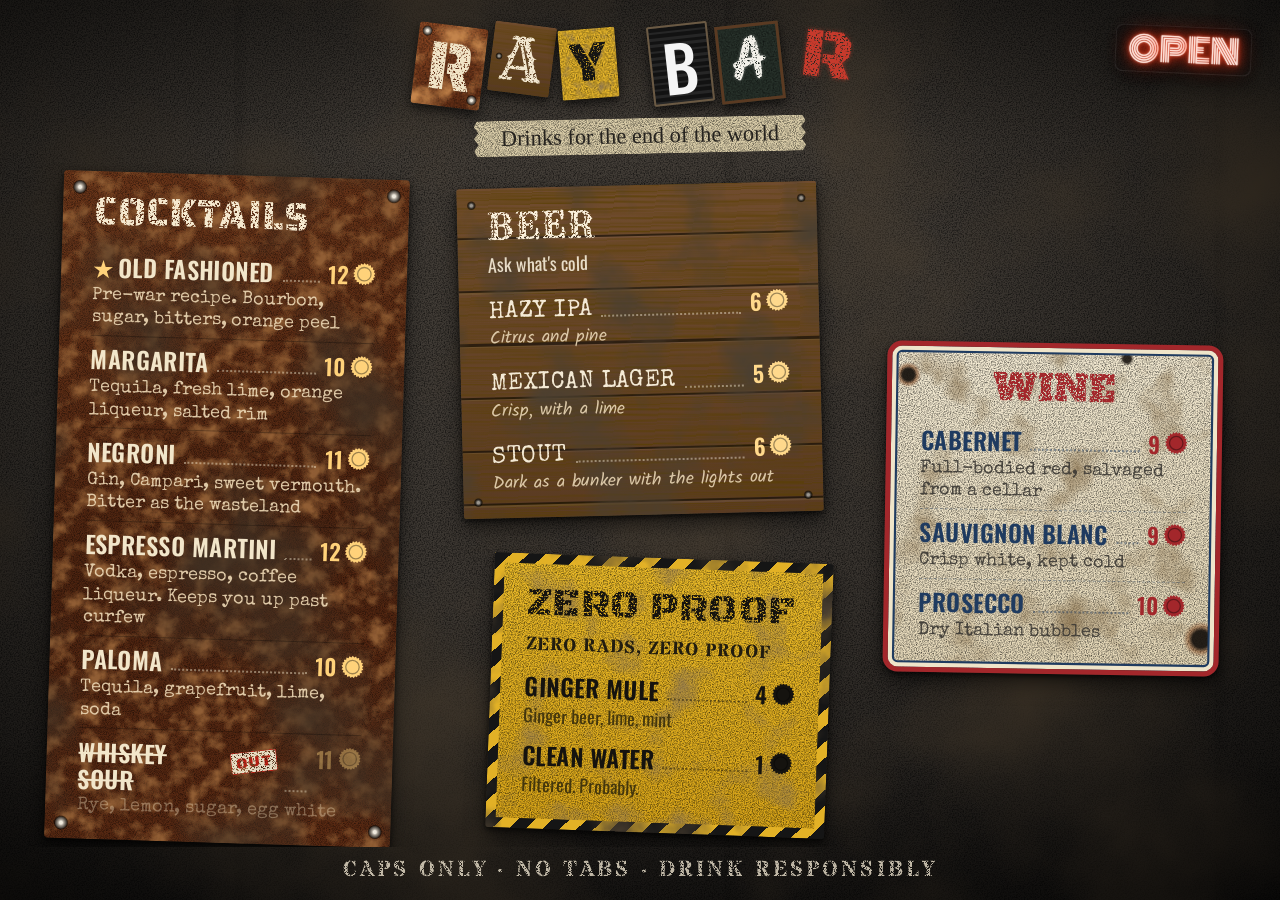
<file: index.html>
<!doctype html>
<html lang="en">
<head>
  <meta charset="utf-8">
  <meta name="viewport" content="width=device-width, initial-scale=1, viewport-fit=cover">
  <title>Ray Bar</title>
  <meta name="description" content="The Ray Bar drink menu.">
  <meta name="theme-color" content="#1a1816">
  <meta name="apple-mobile-web-app-capable" content="yes">
  <meta name="mobile-web-app-capable" content="yes">
  <meta name="apple-mobile-web-app-status-bar-style" content="black-translucent">
  <meta name="apple-mobile-web-app-title" content="Ray Bar">
  <link rel="apple-touch-icon" href="icons/apple-touch-icon.png">
  <link rel="icon" type="image/png" href="icons/icon-192.png">
  <link rel="manifest" href="manifest.webmanifest">
  <link rel="preconnect" href="https://fonts.googleapis.com">
  <link rel="preconnect" href="https://fonts.gstatic.com" crossorigin>
  <link rel="stylesheet" href="https://fonts.googleapis.com/css2?family=Alfa+Slab+One&family=Black+Ops+One&family=Bungee&family=Kalam:wght@400;700&family=Monoton&family=Oswald:wght@400;500;600&family=Patrick+Hand&family=Permanent+Marker&family=Righteous&family=Rye&family=Saira+Stencil+One&family=Shrikhand&family=Special+Elite&family=Stardos+Stencil:wght@700&display=swap">
  <link rel="stylesheet" href="css/sign.css">
</head>
<body>
  <div id="wall" data-wall="concrete"></div>

  <div id="controls" class="controls" aria-hidden="true">
    <button id="fullscreen" type="button" hidden>Full screen</button>
    <button id="close-controls" type="button">Done</button>
    <a class="primary" href="edit.html">Edit menu</a>
  </div>
  <div id="hint" class="hint" aria-hidden="true">Press and hold anywhere to edit the menu</div>

  <script src="js/config.js"></script>
  <script src="js/store.js"></script>
  <script src="js/sign.js"></script>
</body>
</html>
</file>
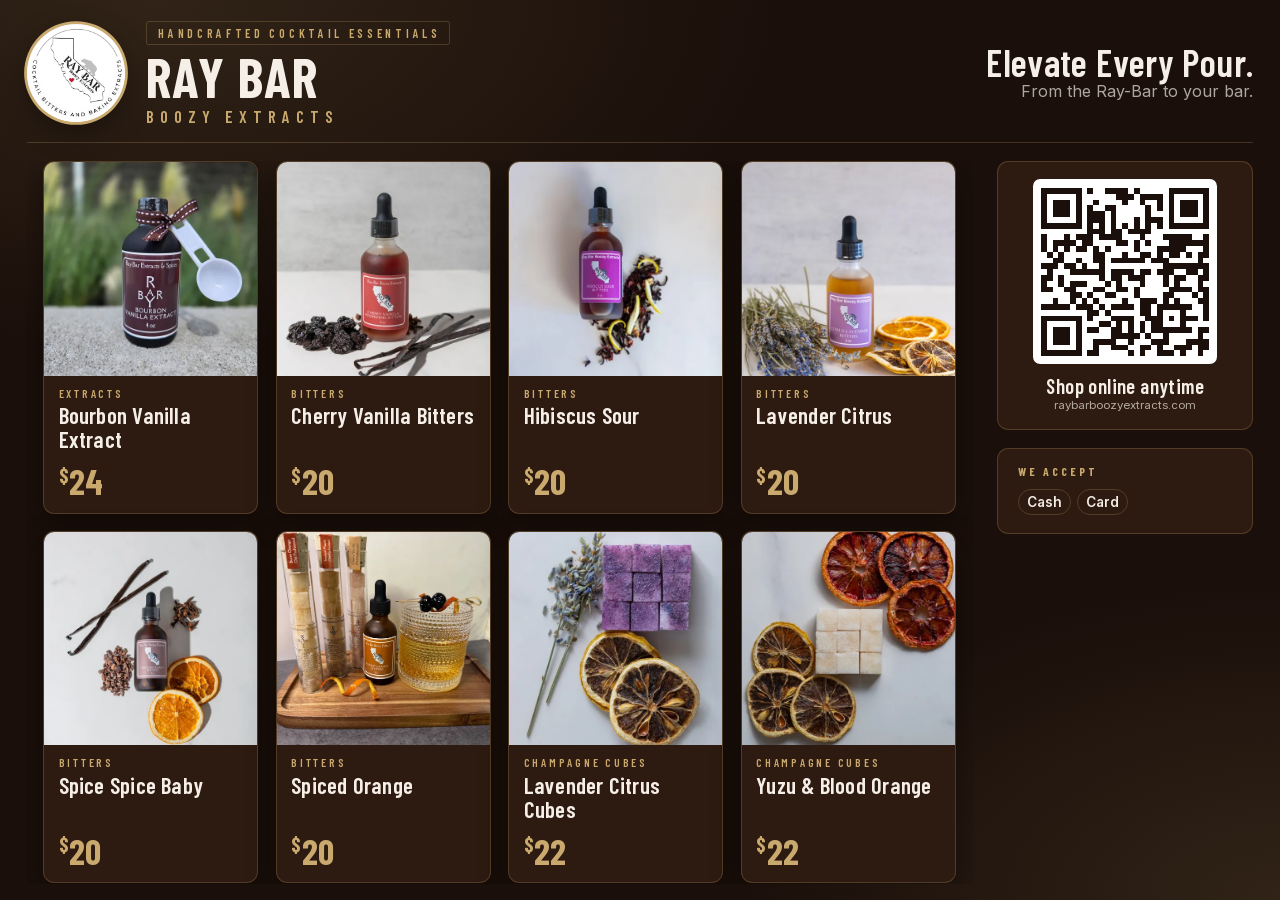
<file: booth/index.html>
<!doctype html>
<html lang="en">
<head>
  <meta charset="utf-8">
  <meta name="viewport" content="width=device-width, initial-scale=1, viewport-fit=cover">
  <title>Ray Bar</title>
  <meta name="description" content="Ray Bar Boozy Extracts prices for markets and shows.">
  <meta name="theme-color" content="#1a0f0a">
  <meta name="apple-mobile-web-app-capable" content="yes">
  <meta name="mobile-web-app-capable" content="yes">
  <meta name="apple-mobile-web-app-status-bar-style" content="black-translucent">
  <meta name="apple-mobile-web-app-title" content="Ray Bar Booth">
  <link rel="apple-touch-icon" href="icons/apple-touch-icon.png">
  <link rel="icon" type="image/png" href="icons/icon-192.png">
  <link rel="manifest" href="manifest.webmanifest">
  <link rel="preload" href="fonts/barlow-condensed-700.woff2" as="font" type="font/woff2" crossorigin>
  <link rel="preload" href="fonts/inter-variable.woff2" as="font" type="font/woff2" crossorigin>
  <link rel="stylesheet" href="css/fonts.css">
  <link rel="stylesheet" href="css/display.css">
</head>
<body>
  <div id="stage" class="stage" data-theme="espresso" data-layout="cards"></div>

  <div id="controls" class="controls" aria-hidden="true">
    <button id="fullscreen" type="button" hidden>Full screen</button>
    <button id="close-controls" type="button">Done</button>
    <a class="primary" href="edit.html">Edit prices</a>
  </div>
  <div id="hint" class="hint" aria-hidden="true">Press and hold anywhere to edit</div>

  <script src="js/config.js"></script>
  <script src="js/store.js"></script>
  <script src="js/vendor/qrcode.js"></script>
  <script src="js/display.js"></script>
</body>
</html>
</file>
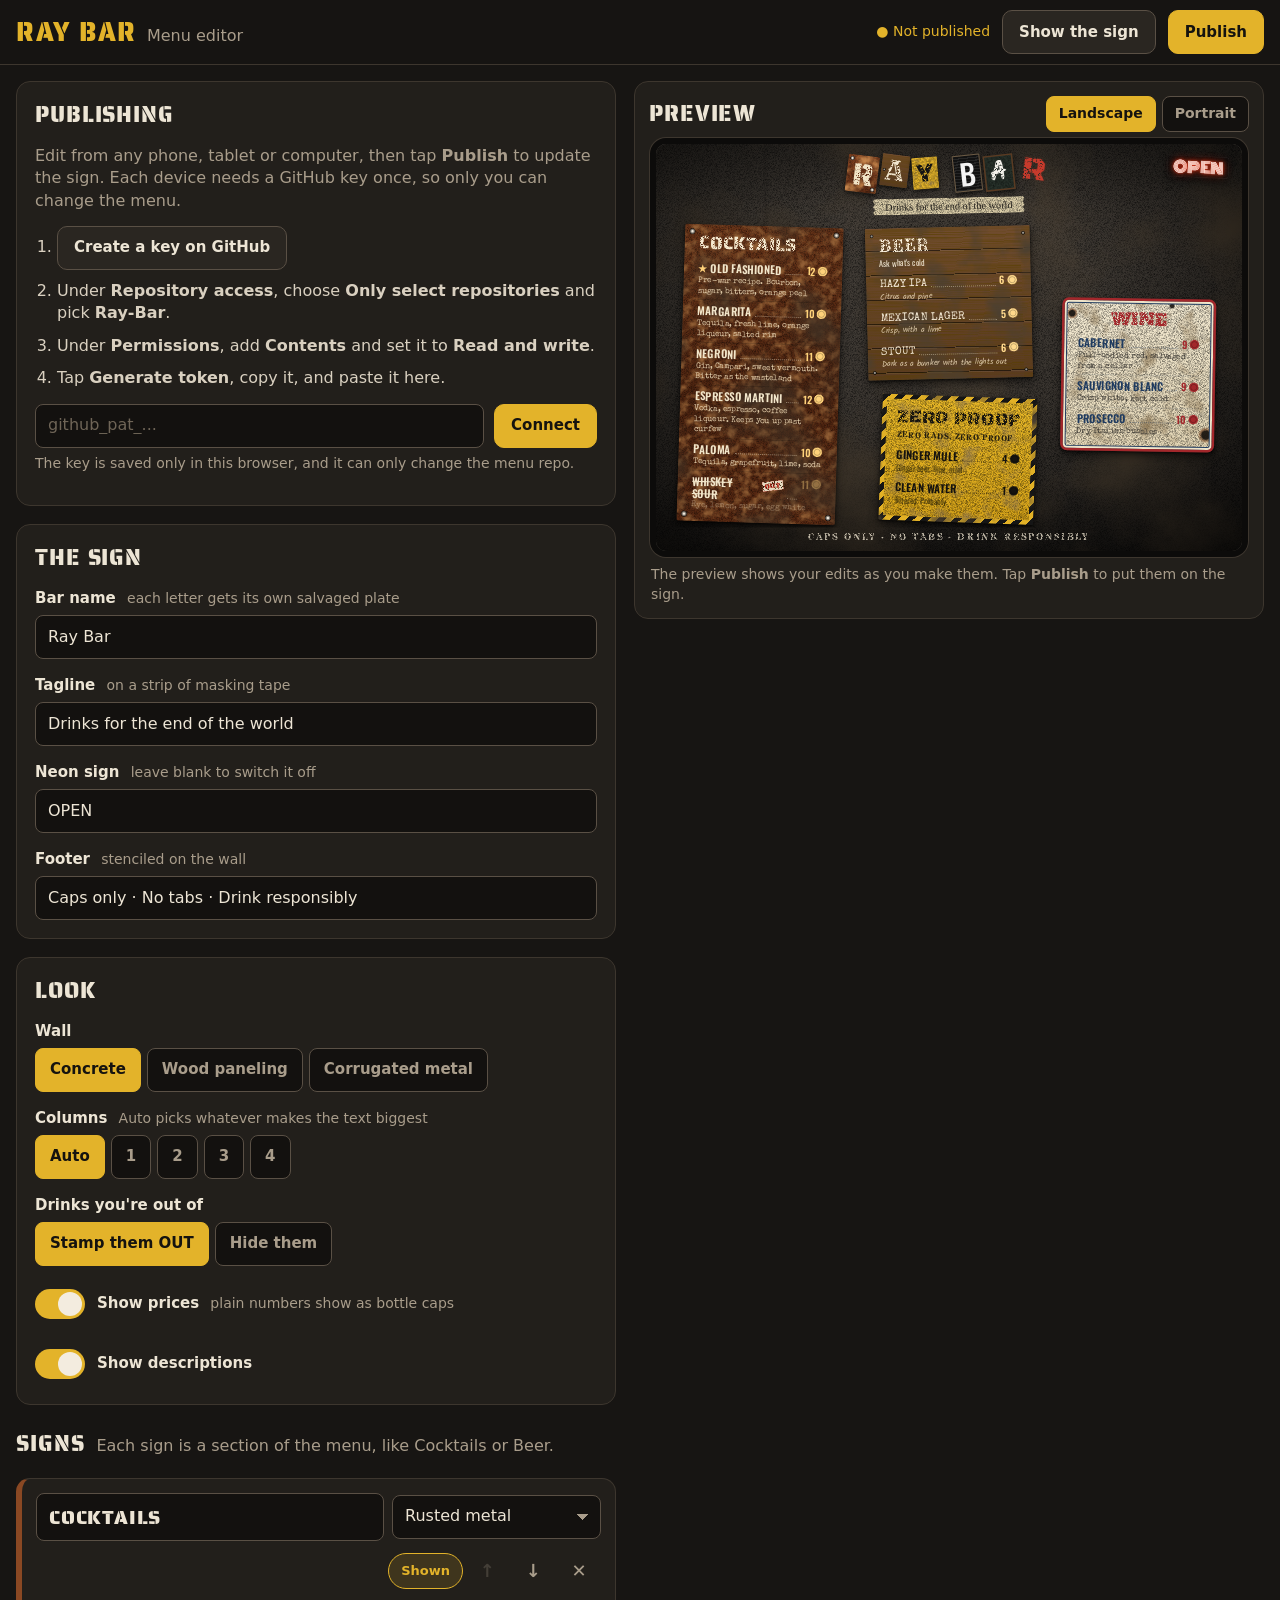
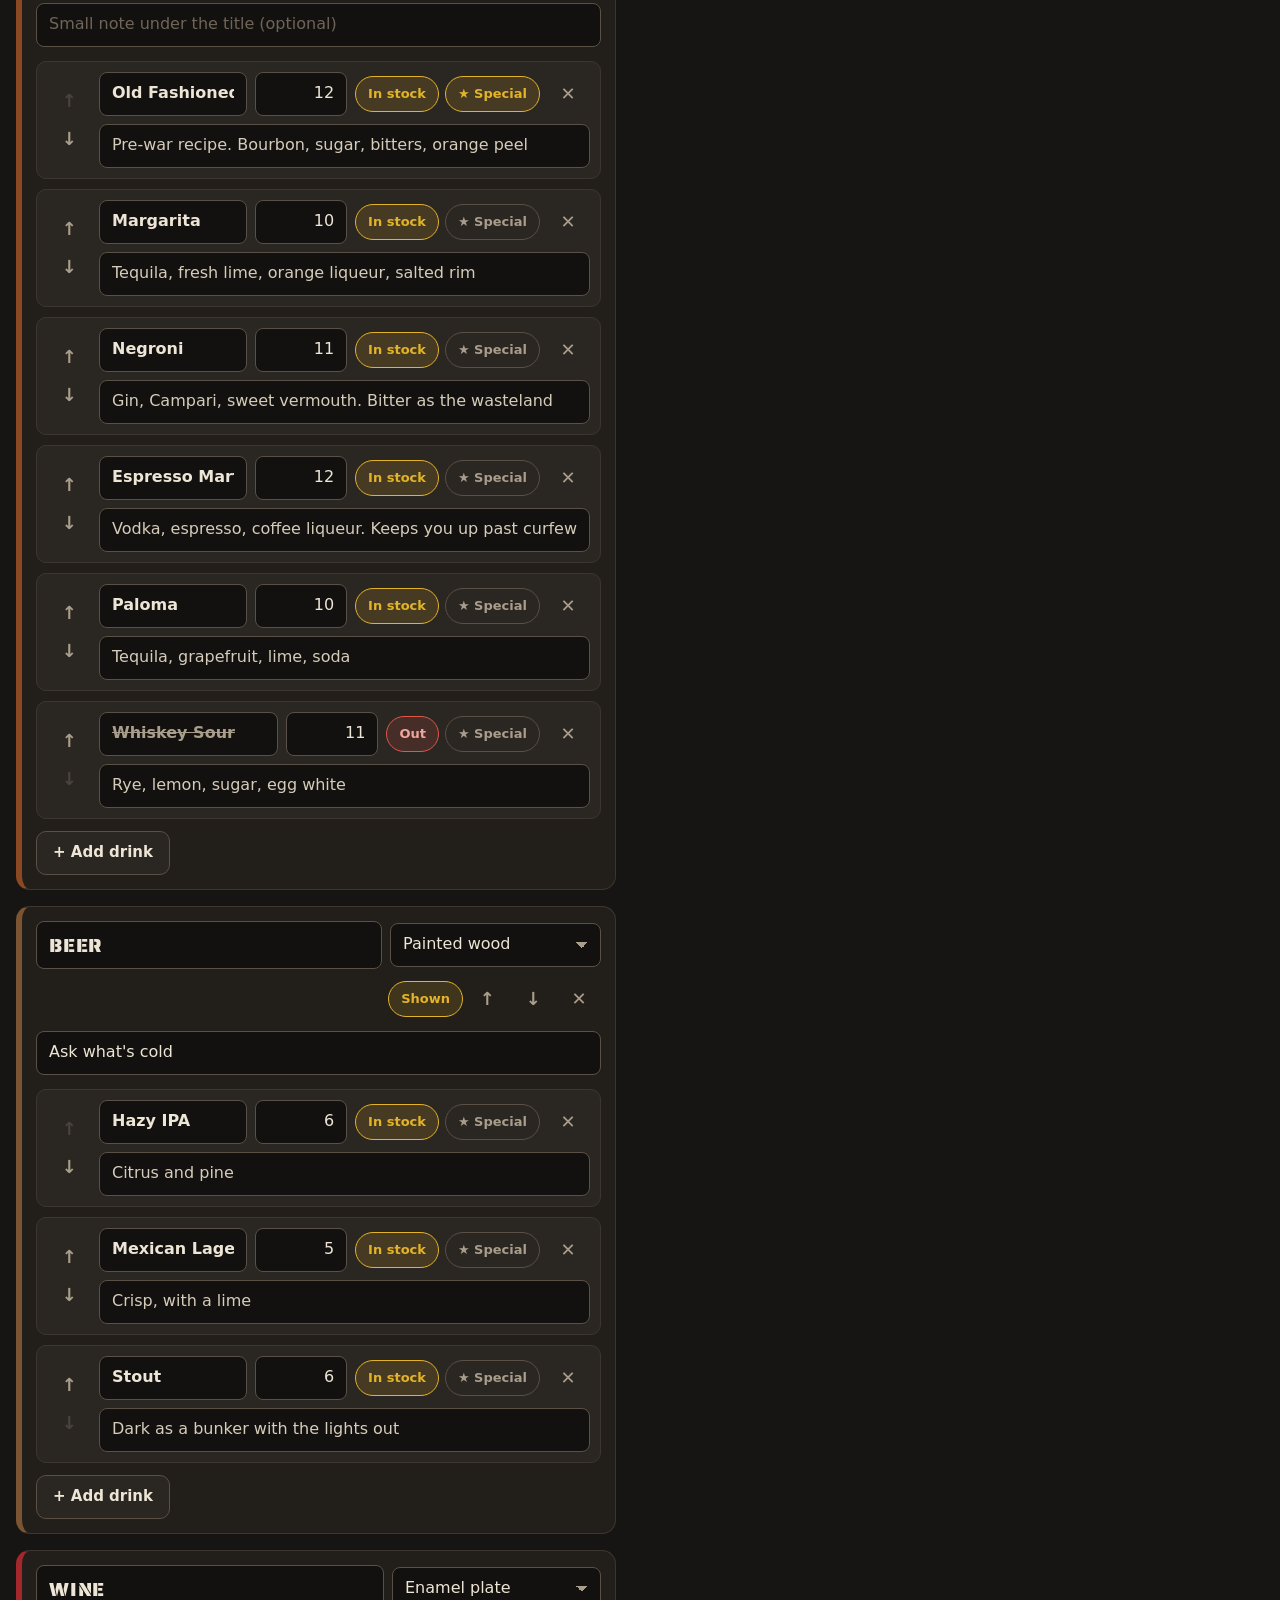
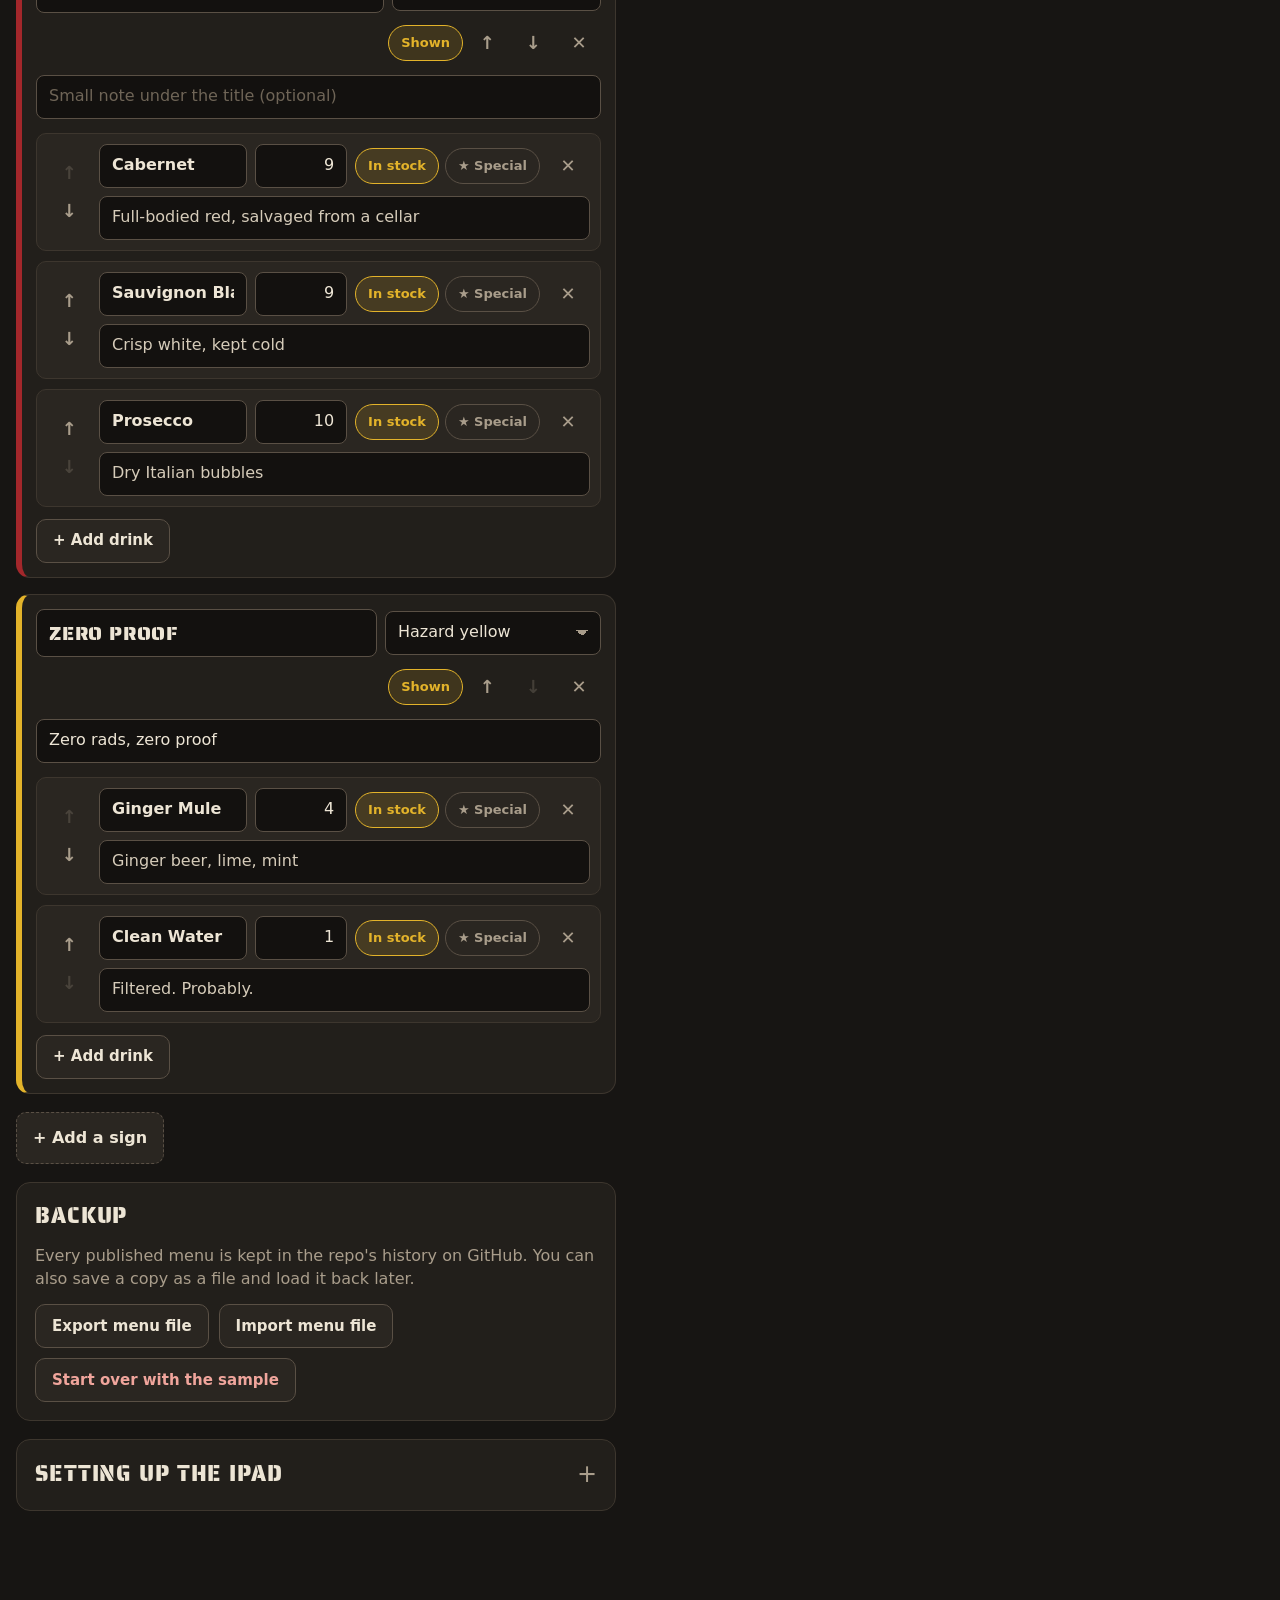
<file: edit.html>
<!doctype html>
<html lang="en">
<head>
  <meta charset="utf-8">
  <meta name="viewport" content="width=device-width, initial-scale=1, viewport-fit=cover">
  <title>Ray Bar editor</title>
  <meta name="theme-color" content="#171513">
  <meta name="apple-mobile-web-app-capable" content="yes">
  <meta name="mobile-web-app-capable" content="yes">
  <meta name="apple-mobile-web-app-status-bar-style" content="black-translucent">
  <meta name="apple-mobile-web-app-title" content="Ray Bar">
  <link rel="apple-touch-icon" href="icons/apple-touch-icon.png">
  <link rel="icon" type="image/png" href="icons/icon-192.png">
  <link rel="manifest" href="manifest.webmanifest">
  <link rel="preconnect" href="https://fonts.googleapis.com">
  <link rel="preconnect" href="https://fonts.gstatic.com" crossorigin>
  <link rel="stylesheet" href="https://fonts.googleapis.com/css2?family=Saira+Stencil+One&family=Permanent+Marker&display=swap">
  <link rel="stylesheet" href="css/editor.css">
</head>
<body>
  <header class="topbar">
    <div class="brand">
      <span class="brand-mark">Ray Bar</span>
      <span class="brand-sub">Menu editor</span>
    </div>
    <div class="topbar-actions">
      <span id="status" class="status" role="status" data-state="pending">Checking…</span>
      <a class="btn" href="index.html"><span class="long">Show the sign</span><span class="short">Sign</span></a>
      <button type="button" class="btn primary" id="publish">Publish</button>
    </div>
  </header>

  <div id="storage-warning" class="banner" hidden>
    This browser is blocking storage (often Private Browsing), so changes will not be kept.
    Open the editor in a normal Safari tab or from the Home Screen app.
  </div>

  <div id="sync-banner" class="banner notice" hidden>
    <p>The sign was changed from another device, and this device also has edits that aren't published. Which one do you want to keep working on?</p>
    <div class="button-row">
      <button type="button" class="btn primary" id="use-sign">Load what's on the sign</button>
      <button type="button" class="btn" id="keep-draft">Keep my edits</button>
    </div>
  </div>

  <main class="layout">
    <section class="preview-panel" aria-label="Preview">
      <div class="panel-head">
        <h2>Preview</h2>
        <div class="seg small" role="radiogroup" aria-label="Preview orientation">
          <label><input type="radio" name="orientation" value="landscape" checked><span>Landscape</span></label>
          <label><input type="radio" name="orientation" value="portrait"><span>Portrait</span></label>
        </div>
      </div>
      <div id="preview-stage" class="preview-stage">
        <iframe id="preview-frame" src="index.html?preview=1" title="Live preview of the sign" tabindex="-1"></iframe>
      </div>
      <p class="hint">The preview shows your edits as you make them. Tap <strong>Publish</strong> to put them on the sign.</p>
    </section>

    <div class="editor">
      <section class="card" id="publish-card" aria-labelledby="publish-heading">
        <h2 id="publish-heading">Publishing</h2>
        <div id="connected" hidden>
          <p class="muted">This device can publish to the sign. Edits stay on this device until you tap <strong>Publish</strong>, then the sign updates within about 30 seconds.</p>
          <button type="button" class="btn danger-quiet" id="disconnect">Disconnect this device</button>
        </div>
        <div id="not-connected">
          <p class="muted">Edit from any phone, tablet or computer, then tap <strong>Publish</strong> to update the sign. Each device needs a GitHub key once, so only you can change the menu.</p>
          <ol class="steps">
            <li><a class="btn" id="make-key" href="https://github.com/settings/personal-access-tokens/new" target="_blank" rel="noopener">Create a key on GitHub</a></li>
            <li>Under <strong>Repository access</strong>, choose <strong>Only select repositories</strong> and pick <strong id="repo-name">Ray-Bar</strong>.</li>
            <li>Under <strong>Permissions</strong>, add <strong>Contents</strong> and set it to <strong>Read and write</strong>.</li>
            <li>Tap <strong>Generate token</strong>, copy it, and paste it here.</li>
          </ol>
          <div class="connect-row">
            <input type="password" id="token-input" placeholder="github_pat_..." autocomplete="off" autocapitalize="off" spellcheck="false" aria-label="GitHub key">
            <button type="button" class="btn primary" id="connect">Connect</button>
          </div>
          <p id="connect-error" class="error" role="alert" hidden></p>
          <p class="muted small">The key is saved only in this browser, and it can only change the menu repo.</p>
        </div>
      </section>

      <section class="card" aria-labelledby="bar-heading">
        <h2 id="bar-heading">The sign</h2>
        <div class="fields">
          <label class="field">
            <span>Bar name <em>each letter gets its own salvaged plate</em></span>
            <input type="text" data-bind="bar.name" maxlength="40" autocomplete="off" placeholder="Ray Bar">
          </label>
          <label class="field">
            <span>Tagline <em>on a strip of masking tape</em></span>
            <input type="text" data-bind="bar.tagline" maxlength="80" autocomplete="off" placeholder="Drinks for the end of the world">
          </label>
          <label class="field">
            <span>Neon sign <em>leave blank to switch it off</em></span>
            <input type="text" data-bind="bar.neon" maxlength="16" autocomplete="off" placeholder="OPEN">
          </label>
          <label class="field">
            <span>Footer <em>stenciled on the wall</em></span>
            <input type="text" data-bind="bar.footer" maxlength="90" autocomplete="off" placeholder="Caps only · No tabs">
          </label>
        </div>
      </section>

      <section class="card" aria-labelledby="look-heading">
        <h2 id="look-heading">Look</h2>
        <div class="fields">
          <div class="field">
            <span id="wall-label">Wall</span>
            <div class="seg" role="radiogroup" aria-labelledby="wall-label" id="wall-choices"></div>
          </div>
          <div class="field">
            <span id="columns-label">Columns <em>Auto picks whatever makes the text biggest</em></span>
            <div class="seg" role="radiogroup" aria-labelledby="columns-label" id="column-choices"></div>
          </div>
          <div class="field">
            <span id="soldout-label">Drinks you're out of</span>
            <div class="seg" role="radiogroup" aria-labelledby="soldout-label">
              <label><input type="radio" name="soldOut" value="show"><span>Stamp them OUT</span></label>
              <label><input type="radio" name="soldOut" value="hide"><span>Hide them</span></label>
            </div>
          </div>
          <label class="switch">
            <input type="checkbox" data-bind="settings.showPrices">
            <span class="track" aria-hidden="true"></span>
            <span>Show prices <em>plain numbers show as bottle caps</em></span>
          </label>
          <label class="switch">
            <input type="checkbox" data-bind="settings.showDescriptions">
            <span class="track" aria-hidden="true"></span>
            <span>Show descriptions</span>
          </label>
        </div>
      </section>

      <div class="section-title-row">
        <h2>Signs</h2>
        <p>Each sign is a section of the menu, like Cocktails or Beer.</p>
      </div>
      <div id="sections" class="sections"></div>
      <button type="button" class="btn add-sign" data-action="add-section">+ Add a sign</button>

      <section class="card" aria-labelledby="backup-heading">
        <h2 id="backup-heading">Backup</h2>
        <p class="muted">Every published menu is kept in the repo's history on GitHub. You can also save a copy as a file and load it back later.</p>
        <div class="button-row">
          <button type="button" class="btn" id="export">Export menu file</button>
          <label class="btn file-btn">Import menu file<input type="file" id="import" accept="application/json,.json"></label>
          <button type="button" class="btn danger-quiet" id="reset">Start over with the sample</button>
        </div>
      </section>

      <details class="card tips">
        <summary><h2>Setting up the iPad</h2></summary>
        <ol>
          <li>Open the sign in Safari, tap <strong>Share</strong>, then <strong>Add to Home Screen</strong>. Launch it from that icon and it runs full screen with no browser bars.</li>
          <li>Edit from your phone or computer at this same address, then tap <strong>Publish</strong>. You can also edit on the iPad itself: press and hold anywhere on the sign, then tap <strong>Edit menu</strong>.</li>
          <li>Set <strong>Settings &gt; Display &amp; Brightness &gt; Auto-Lock</strong> to <strong>Never</strong> so the screen stays on.</li>
          <li>Optional: turn on <strong>Settings &gt; Accessibility &gt; Guided Access</strong> to lock the iPad to the sign.</li>
        </ol>
      </details>
    </div>
  </main>

  <div id="toast" class="toast" role="status" aria-live="polite">
    <span id="toast-text"></span>
    <button type="button" id="toast-undo">Undo</button>
  </div>

  <script src="js/config.js"></script>
  <script src="js/store.js"></script>
  <script src="js/editor.js"></script>
</body>
</html>
</file>
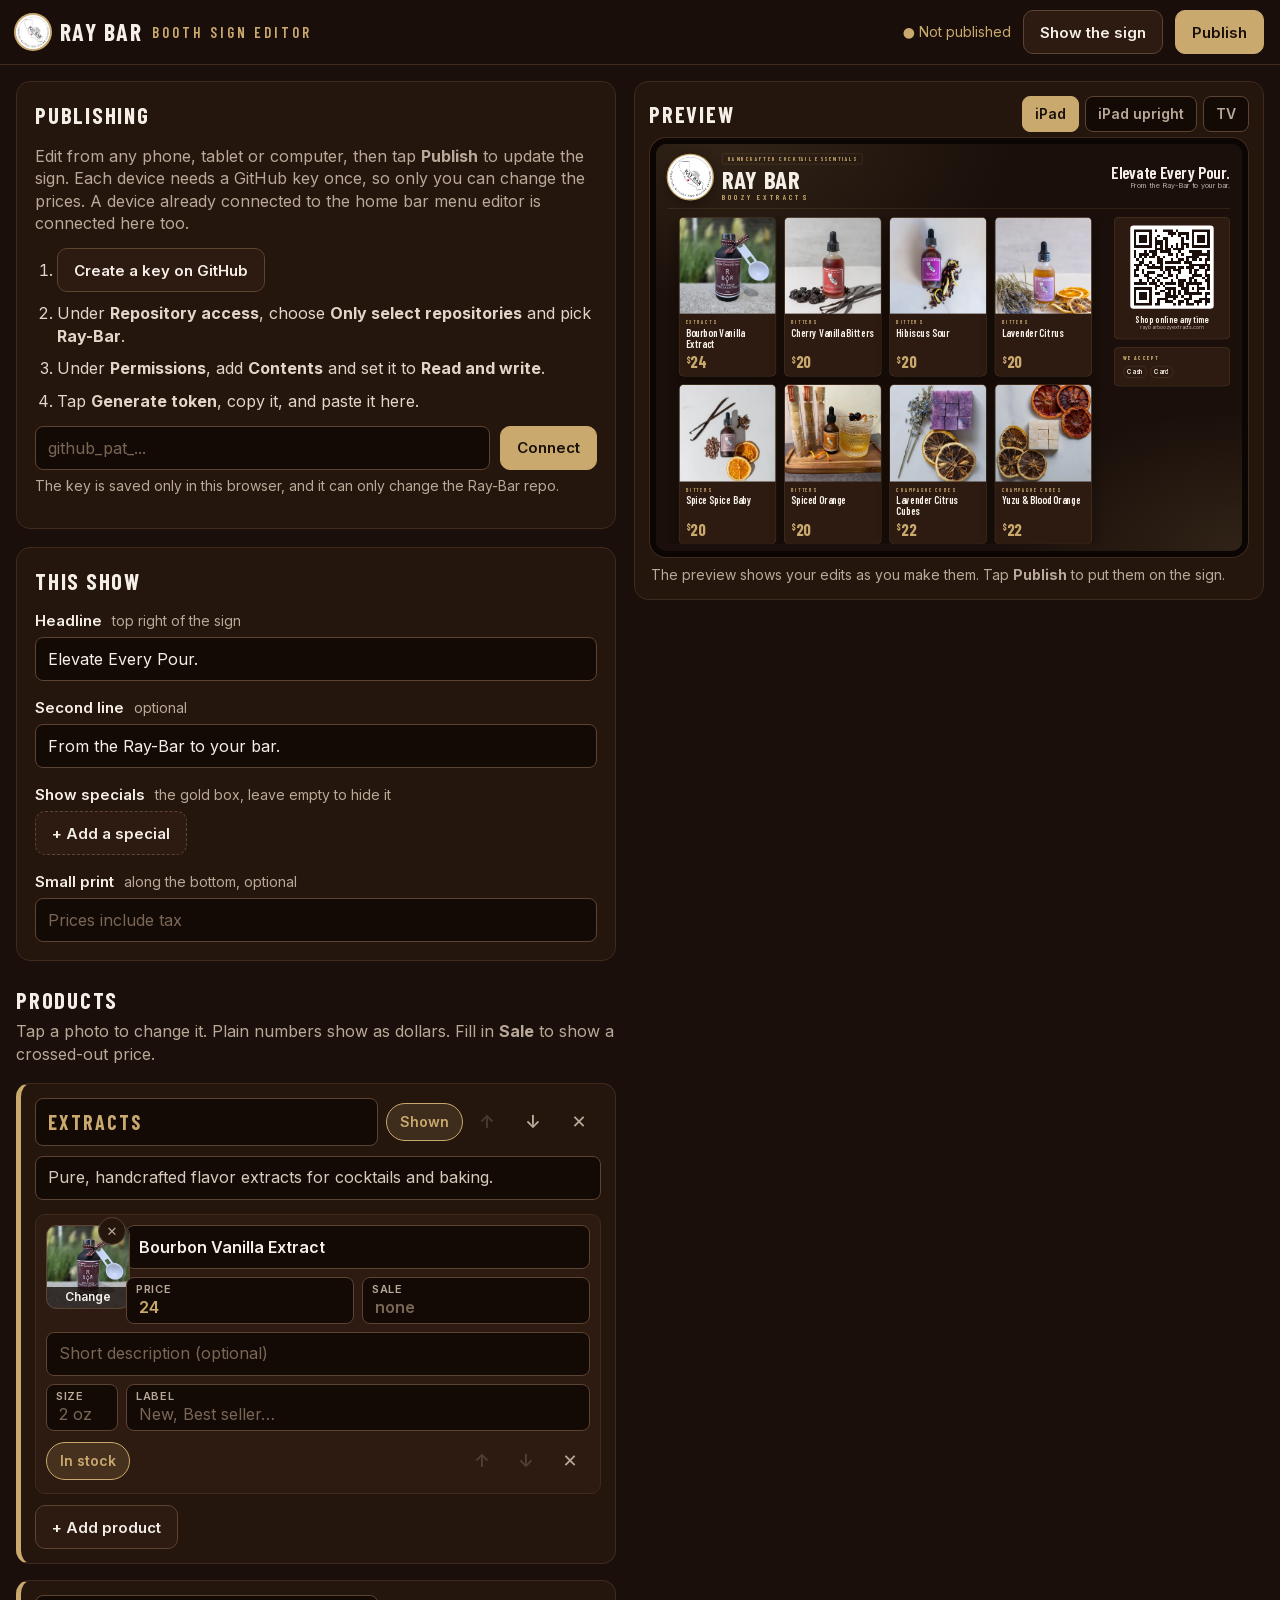
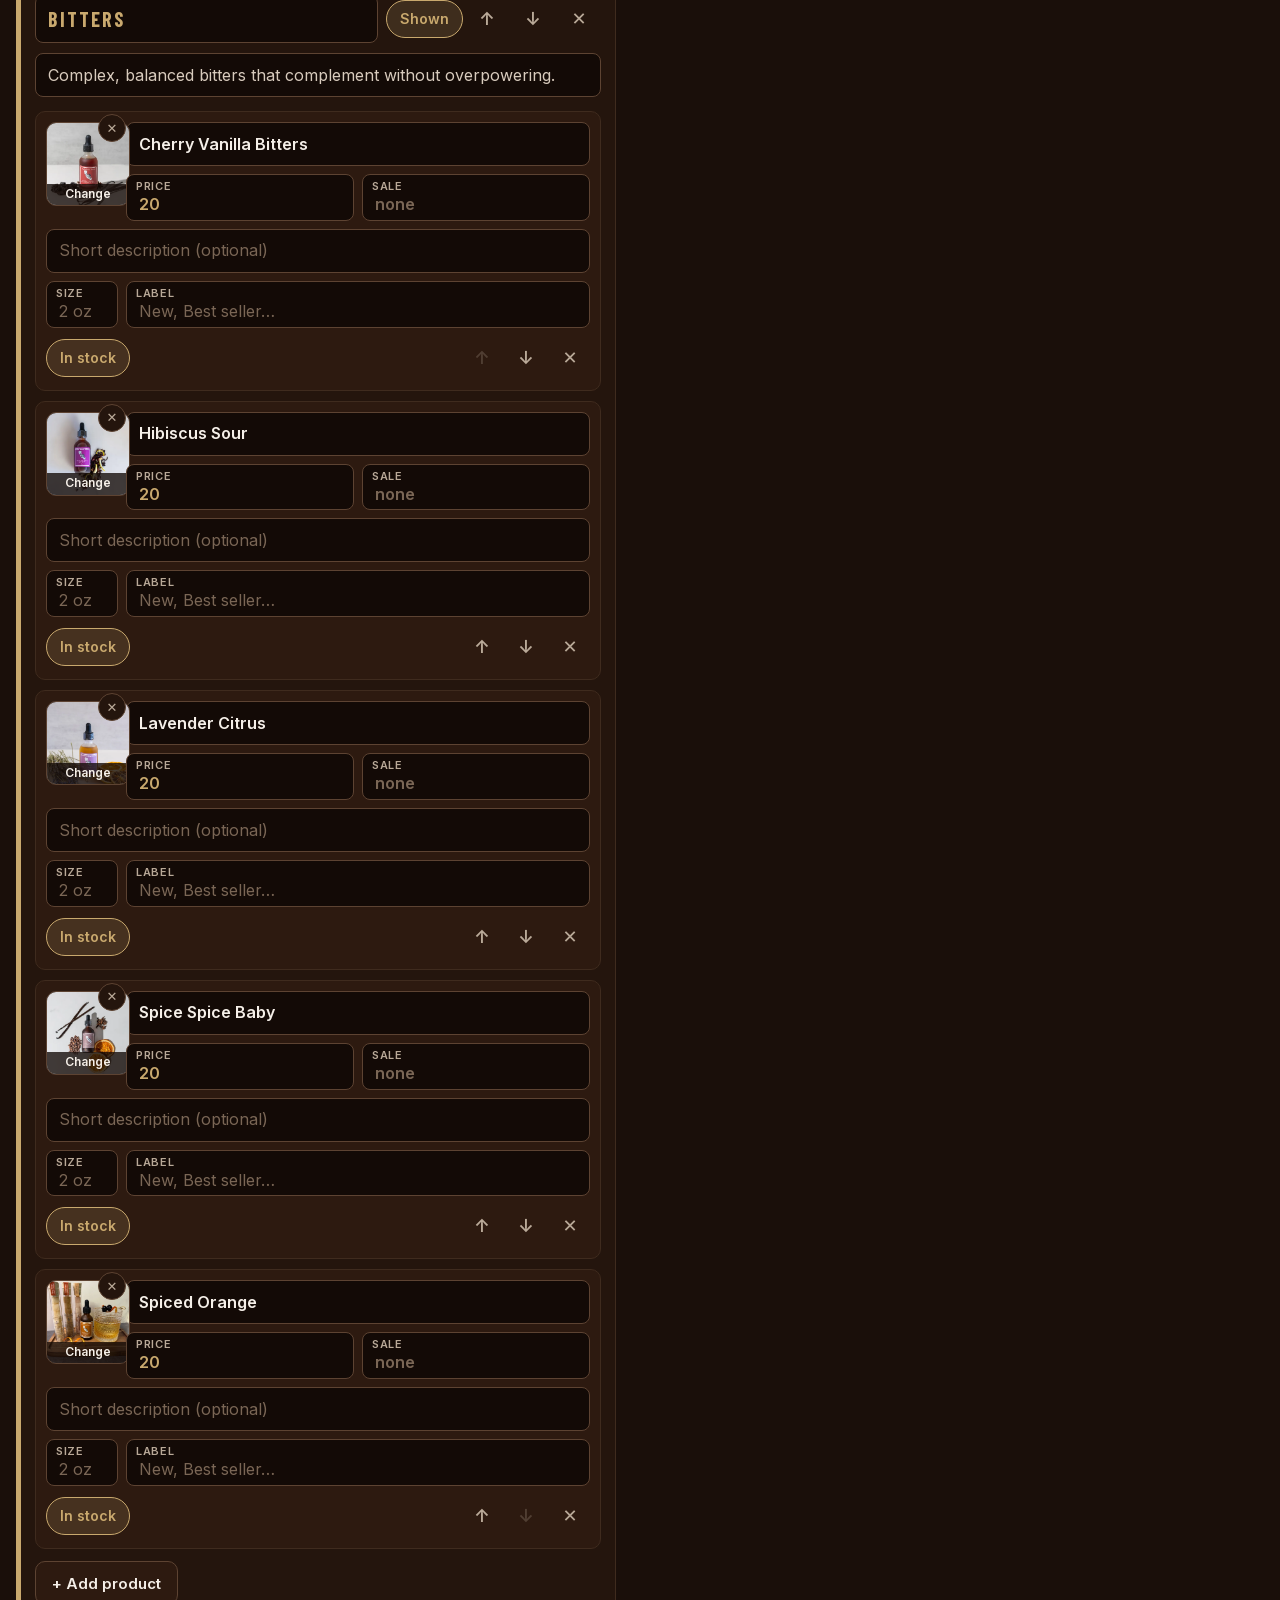
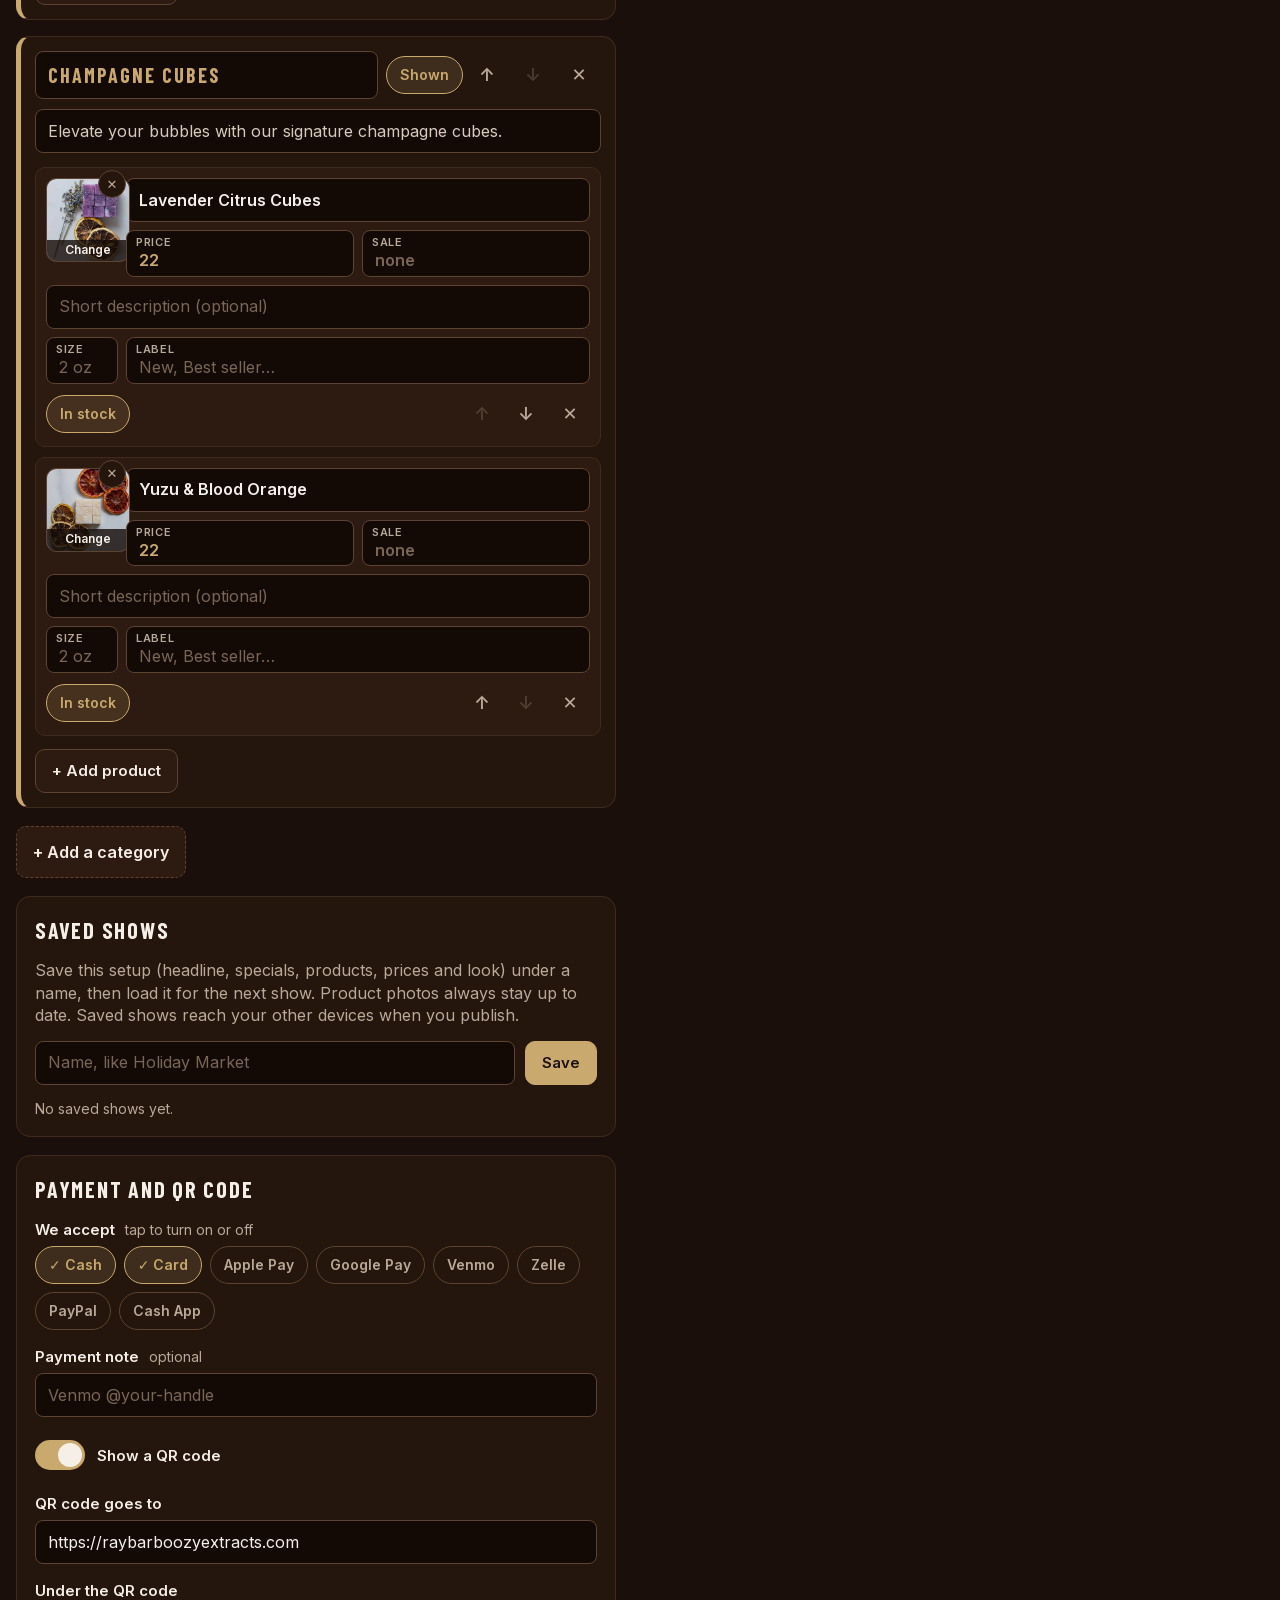
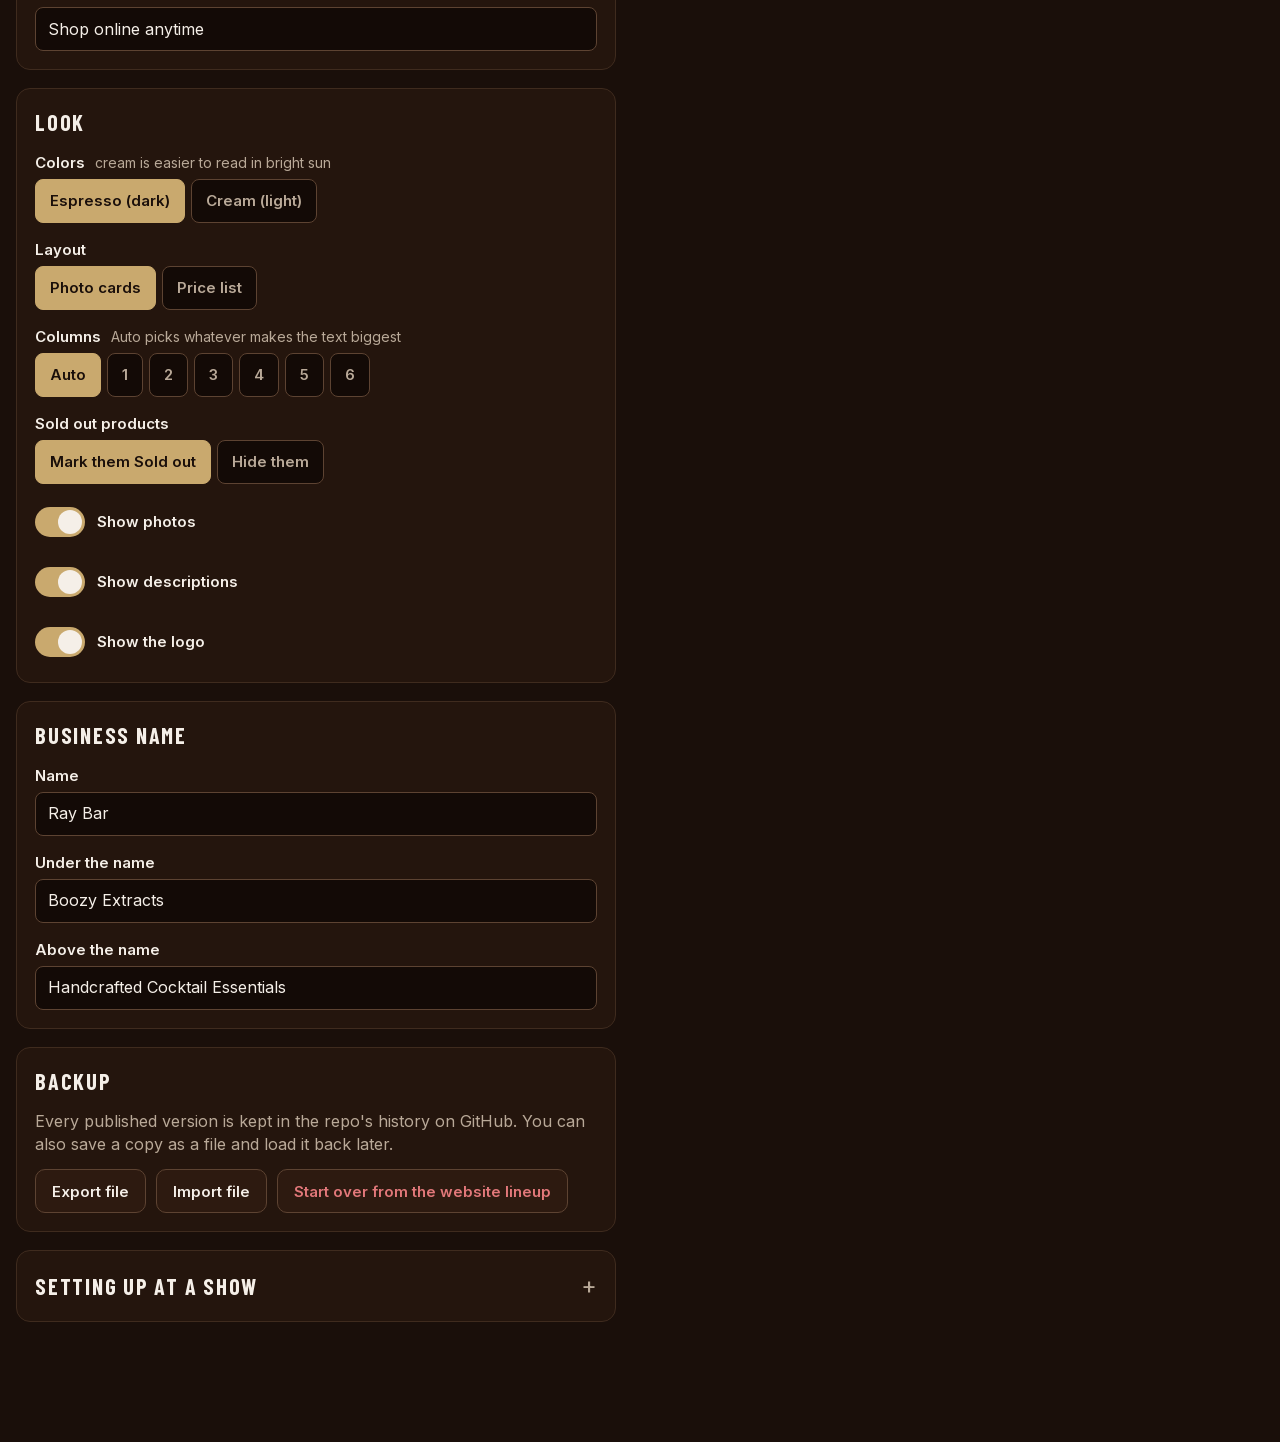
<file: booth/edit.html>
<!doctype html>
<html lang="en">
<head>
  <meta charset="utf-8">
  <meta name="viewport" content="width=device-width, initial-scale=1, viewport-fit=cover">
  <title>Ray Bar booth editor</title>
  <meta name="theme-color" content="#1a0f0a">
  <meta name="apple-mobile-web-app-capable" content="yes">
  <meta name="mobile-web-app-capable" content="yes">
  <meta name="apple-mobile-web-app-status-bar-style" content="black-translucent">
  <meta name="apple-mobile-web-app-title" content="Ray Bar Booth">
  <link rel="apple-touch-icon" href="icons/apple-touch-icon.png">
  <link rel="icon" type="image/png" href="icons/icon-192.png">
  <link rel="manifest" href="manifest.webmanifest">
  <link rel="stylesheet" href="css/fonts.css">
  <link rel="stylesheet" href="css/editor.css">
</head>
<body>
  <header class="topbar">
    <div class="brand">
      <img class="brand-logo" src="img/logo.webp" alt="">
      <span class="brand-mark">Ray Bar</span>
      <span class="brand-sub">Booth sign editor</span>
    </div>
    <div class="topbar-actions">
      <span id="status" class="status" role="status" data-state="busy">Checking…</span>
      <a class="btn" href="index.html"><span class="long">Show the sign</span><span class="short">Sign</span></a>
      <button type="button" class="btn primary" id="publish">Publish</button>
    </div>
  </header>

  <div id="storage-warning" class="banner" hidden>
    This browser is blocking storage (often Private Browsing), so changes will not be kept.
    Open the editor in a normal Safari tab or from the Home Screen app.
  </div>

  <div id="sync-banner" class="banner notice" hidden>
    <p>The sign was changed from another device, and this device also has edits that aren't published. Which one do you want to keep working on?</p>
    <div class="button-row">
      <button type="button" class="btn primary" id="use-sign">Load what's on the sign</button>
      <button type="button" class="btn" id="keep-draft">Keep my edits</button>
    </div>
  </div>

  <main class="layout">
    <section class="preview-panel" aria-label="Preview">
      <div class="panel-head">
        <h2>Preview</h2>
        <div class="seg small" role="radiogroup" aria-label="Preview screen">
          <label><input type="radio" name="screen" value="landscape" checked><span>iPad</span></label>
          <label><input type="radio" name="screen" value="portrait"><span>iPad upright</span></label>
          <label><input type="radio" name="screen" value="tv"><span>TV</span></label>
        </div>
      </div>
      <div id="preview-stage" class="preview-stage">
        <iframe id="preview-frame" src="index.html?preview=1" title="Live preview of the booth sign" tabindex="-1"></iframe>
      </div>
      <p class="hint">The preview shows your edits as you make them. Tap <strong>Publish</strong> to put them on the sign.</p>
    </section>

    <div class="editor">
      <section class="card" id="publish-card" aria-labelledby="publish-heading">
        <h2 id="publish-heading">Publishing</h2>
        <div id="connected" hidden>
          <p class="muted">This device can publish to the sign. Edits stay on this device until you tap <strong>Publish</strong>, then the sign updates within about 30 seconds.</p>
          <button type="button" class="btn danger-quiet" id="disconnect">Disconnect this device</button>
        </div>
        <div id="not-connected">
          <p class="muted">Edit from any phone, tablet or computer, then tap <strong>Publish</strong> to update the sign. Each device needs a GitHub key once, so only you can change the prices. A device already connected to the home bar menu editor is connected here too.</p>
          <ol class="steps">
            <li><a class="btn" id="make-key" href="https://github.com/settings/personal-access-tokens/new" target="_blank" rel="noopener">Create a key on GitHub</a></li>
            <li>Under <strong>Repository access</strong>, choose <strong>Only select repositories</strong> and pick <strong id="repo-name">Ray-Bar</strong>.</li>
            <li>Under <strong>Permissions</strong>, add <strong>Contents</strong> and set it to <strong>Read and write</strong>.</li>
            <li>Tap <strong>Generate token</strong>, copy it, and paste it here.</li>
          </ol>
          <div class="connect-row">
            <input type="password" id="token-input" placeholder="github_pat_..." autocomplete="off" autocapitalize="off" spellcheck="false" aria-label="GitHub key">
            <button type="button" class="btn primary" id="connect">Connect</button>
          </div>
          <p id="connect-error" class="error" role="alert" hidden></p>
          <p class="muted small">The key is saved only in this browser, and it can only change the Ray-Bar repo.</p>
        </div>
      </section>

      <section class="card" aria-labelledby="show-heading">
        <h2 id="show-heading">This show</h2>
        <div class="fields">
          <label class="field">
            <span>Headline <em>top right of the sign</em></span>
            <input type="text" data-bind="show.title" maxlength="70" autocomplete="off" placeholder="Welcome to the Holiday Market!">
          </label>
          <label class="field">
            <span>Second line <em>optional</em></span>
            <input type="text" data-bind="show.subtitle" maxlength="90" autocomplete="off" placeholder="Free tastings all day. Just ask!">
          </label>
          <div class="field">
            <span id="specials-label">Show specials <em>the gold box, leave empty to hide it</em></span>
            <div id="deals" class="deals" aria-labelledby="specials-label"></div>
            <button type="button" class="btn add-line" data-action="add-deal">+ Add a special</button>
          </div>
          <label class="field">
            <span>Small print <em>along the bottom, optional</em></span>
            <input type="text" data-bind="footer" maxlength="120" autocomplete="off" placeholder="Prices include tax">
          </label>
        </div>
      </section>

      <div class="section-title-row">
        <h2>Products</h2>
        <p>Tap a photo to change it. Plain numbers show as dollars. Fill in <strong>Sale</strong> to show a crossed-out price.</p>
      </div>
      <div id="sections" class="sections"></div>
      <button type="button" class="btn add-sign" data-action="add-section">+ Add a category</button>
      <input type="file" id="photo-input" accept="image/*" hidden>
      <datalist id="badge-ideas"></datalist>

      <section class="card" id="shows-card" aria-labelledby="shows-heading">
        <h2 id="shows-heading">Saved shows</h2>
        <p class="muted">Save this setup (headline, specials, products, prices and look) under a name, then load it for the next show. Product photos always stay up to date. Saved shows reach your other devices when you publish.</p>
        <div class="connect-row">
          <input type="text" id="show-name" maxlength="60" autocomplete="off" placeholder="Name, like Holiday Market" aria-label="Name for this show">
          <button type="button" class="btn primary" id="save-show">Save</button>
        </div>
        <div id="shows-list" class="shows-list"></div>
      </section>

      <section class="card" aria-labelledby="pay-heading">
        <h2 id="pay-heading">Payment and QR code</h2>
        <div class="fields">
          <div class="field">
            <span id="pay-label">We accept <em>tap to turn on or off</em></span>
            <div id="pay-methods" class="chip-row" role="group" aria-labelledby="pay-label"></div>
          </div>
          <label class="field">
            <span>Payment note <em>optional</em></span>
            <input type="text" data-bind="payments.note" maxlength="60" autocomplete="off" placeholder="Venmo @your-handle">
          </label>
          <label class="switch">
            <input type="checkbox" data-bind="qr.show">
            <span class="track" aria-hidden="true"></span>
            <span>Show a QR code</span>
          </label>
          <label class="field">
            <span>QR code goes to</span>
            <input type="url" data-bind="qr.url" maxlength="300" autocomplete="off" autocapitalize="off" spellcheck="false" placeholder="https://raybarboozyextracts.com">
          </label>
          <label class="field">
            <span>Under the QR code</span>
            <input type="text" data-bind="qr.label" maxlength="40" autocomplete="off" placeholder="Shop online anytime">
          </label>
        </div>
      </section>

      <section class="card" aria-labelledby="look-heading">
        <h2 id="look-heading">Look</h2>
        <div class="fields">
          <div class="field">
            <span id="theme-label">Colors <em>cream is easier to read in bright sun</em></span>
            <div class="seg" role="radiogroup" aria-labelledby="theme-label" id="theme-choices"></div>
          </div>
          <div class="field">
            <span id="layout-label">Layout</span>
            <div class="seg" role="radiogroup" aria-labelledby="layout-label" id="layout-choices"></div>
          </div>
          <div class="field">
            <span id="columns-label">Columns <em>Auto picks whatever makes the text biggest</em></span>
            <div class="seg" role="radiogroup" aria-labelledby="columns-label" id="column-choices"></div>
          </div>
          <div class="field">
            <span id="soldout-label">Sold out products</span>
            <div class="seg" role="radiogroup" aria-labelledby="soldout-label">
              <label><input type="radio" name="soldOut" value="show"><span>Mark them Sold out</span></label>
              <label><input type="radio" name="soldOut" value="hide"><span>Hide them</span></label>
            </div>
          </div>
          <label class="switch">
            <input type="checkbox" data-bind="settings.showPhotos">
            <span class="track" aria-hidden="true"></span>
            <span>Show photos</span>
          </label>
          <label class="switch">
            <input type="checkbox" data-bind="settings.showDescriptions">
            <span class="track" aria-hidden="true"></span>
            <span>Show descriptions</span>
          </label>
          <label class="switch">
            <input type="checkbox" data-bind="brand.showLogo">
            <span class="track" aria-hidden="true"></span>
            <span>Show the logo</span>
          </label>
        </div>
      </section>

      <section class="card" aria-labelledby="brand-heading">
        <h2 id="brand-heading">Business name</h2>
        <div class="fields">
          <label class="field">
            <span>Name</span>
            <input type="text" data-bind="brand.name" maxlength="30" autocomplete="off" placeholder="Ray Bar">
          </label>
          <label class="field">
            <span>Under the name</span>
            <input type="text" data-bind="brand.subtitle" maxlength="30" autocomplete="off" placeholder="Boozy Extracts">
          </label>
          <label class="field">
            <span>Above the name</span>
            <input type="text" data-bind="brand.tagline" maxlength="45" autocomplete="off" placeholder="Handcrafted Cocktail Essentials">
          </label>
        </div>
      </section>

      <section class="card" aria-labelledby="backup-heading">
        <h2 id="backup-heading">Backup</h2>
        <p class="muted">Every published version is kept in the repo's history on GitHub. You can also save a copy as a file and load it back later.</p>
        <div class="button-row">
          <button type="button" class="btn" id="export">Export file</button>
          <label class="btn file-btn">Import file<input type="file" id="import" accept="application/json,.json"></label>
          <button type="button" class="btn danger-quiet" id="reset">Start over from the website lineup</button>
        </div>
      </section>

      <details class="card tips">
        <summary><h2>Setting up at a show</h2></summary>
        <ol>
          <li>Open the sign in Safari, tap <strong>Share</strong>, then <strong>Add to Home Screen</strong>. Launch it from that icon and it runs full screen with no browser bars.</li>
          <li>Open it once while you have internet. After that it keeps working with no signal and shows the last prices it loaded. It picks up new prices whenever it gets a connection again.</li>
          <li>Set <strong>Settings &gt; Display &amp; Brightness &gt; Auto-Lock</strong> to <strong>Never</strong> so the screen stays on, and keep the iPad plugged in.</li>
          <li>Optional: turn on <strong>Settings &gt; Accessibility &gt; Guided Access</strong> to lock the iPad to the sign so customers can't leave it.</li>
          <li>To change a price mid-show, edit on your phone and tap <strong>Publish</strong>. You can also press and hold anywhere on the sign, then tap <strong>Edit prices</strong>.</li>
        </ol>
      </details>
    </div>
  </main>

  <div id="toast" class="toast" role="status" aria-live="polite">
    <span id="toast-text"></span>
    <button type="button" id="toast-undo">Undo</button>
  </div>

  <script src="js/config.js"></script>
  <script src="js/store.js"></script>
  <script src="js/editor.js"></script>
</body>
</html>
</file>
<file: css/sign.css>
/*
 * Ray Bar sign: a wall of salvaged, mismatched signs.
 * Every size is in em so the whole wall scales together. The fit routine
 * in js/sign.js sets the font size on #wall so the menu fills the screen.
 */

:root {
  /* Fine speckle */
  --noise: url("data:image/svg+xml,%3Csvg xmlns='http://www.w3.org/2000/svg' width='160' height='160'%3E%3Cfilter id='n'%3E%3CfeTurbulence type='fractalNoise' baseFrequency='.9' numOctaves='2' stitchTiles='stitch'/%3E%3CfeColorMatrix values='0 0 0 0 0 0 0 0 0 0 0 0 0 0 0 -1.3 0 0 0 .8'/%3E%3C/filter%3E%3Crect width='100%25' height='100%25' filter='url(%23n)'/%3E%3C/svg%3E");
  /* Big dark stains */
  --grime: url("data:image/svg+xml,%3Csvg xmlns='http://www.w3.org/2000/svg' width='500' height='500'%3E%3Cfilter id='g'%3E%3CfeTurbulence type='fractalNoise' baseFrequency='.009' numOctaves='5' seed='7' stitchTiles='stitch'/%3E%3CfeColorMatrix values='0 0 0 0 .07 0 0 0 0 .05 0 0 0 0 .03 -2.8 0 0 0 1.55'/%3E%3C/filter%3E%3Crect width='100%25' height='100%25' filter='url(%23g)'/%3E%3C/svg%3E");
  /* Lighter stains for pale signs */
  --grime-soft: url("data:image/svg+xml,%3Csvg xmlns='http://www.w3.org/2000/svg' width='500' height='500'%3E%3Cfilter id='g'%3E%3CfeTurbulence type='fractalNoise' baseFrequency='.014' numOctaves='5' seed='3' stitchTiles='stitch'/%3E%3CfeColorMatrix values='0 0 0 0 .25 0 0 0 0 .17 0 0 0 0 .08 -2.2 0 0 0 1.05'/%3E%3C/filter%3E%3Crect width='100%25' height='100%25' filter='url(%23g)'/%3E%3C/svg%3E");
  /* Wood grain, horizontal and vertical */
  --grain: url("data:image/svg+xml,%3Csvg xmlns='http://www.w3.org/2000/svg' width='400' height='200'%3E%3Cfilter id='w'%3E%3CfeTurbulence type='fractalNoise' baseFrequency='.004 .2' numOctaves='3' seed='4' stitchTiles='stitch'/%3E%3CfeColorMatrix values='0 0 0 0 .1 0 0 0 0 .05 0 0 0 0 0 -1.6 0 0 0 1'/%3E%3C/filter%3E%3Crect width='100%25' height='100%25' filter='url(%23w)'/%3E%3C/svg%3E");
  --grain-v: url("data:image/svg+xml,%3Csvg xmlns='http://www.w3.org/2000/svg' width='200' height='400'%3E%3Cfilter id='w'%3E%3CfeTurbulence type='fractalNoise' baseFrequency='.2 .004' numOctaves='3' seed='9' stitchTiles='stitch'/%3E%3CfeColorMatrix values='0 0 0 0 .1 0 0 0 0 .05 0 0 0 0 0 -1.6 0 0 0 1'/%3E%3C/filter%3E%3Crect width='100%25' height='100%25' filter='url(%23w)'/%3E%3C/svg%3E");
  /* Mask that chips worn paint out of lettering */
  --wear: url("data:image/svg+xml,%3Csvg xmlns='http://www.w3.org/2000/svg' width='200' height='200'%3E%3Cfilter id='m'%3E%3CfeTurbulence type='fractalNoise' baseFrequency='.55' numOctaves='3' seed='2' stitchTiles='stitch'/%3E%3CfeColorMatrix values='0 0 0 0 0 0 0 0 0 0 0 0 0 0 0 -9 0 0 0 5.75'/%3E%3C/filter%3E%3Crect width='100%25' height='100%25' filter='url(%23m)'/%3E%3C/svg%3E");
  --rivet: radial-gradient(circle closest-side, #efe9dd 0 20%, #a39b90 40%, #4a443e 72%, rgba(0, 0, 0, .55) 86%, transparent 100%);
  --nail: radial-gradient(circle closest-side, #9a958d 0 25%, #3b3732 55%, rgba(0, 0, 0, .6) 75%, transparent 100%);
  --shadow: 0 .45em .9em rgba(0, 0, 0, .55), 0 .12em .25em rgba(0, 0, 0, .6);
}

* { box-sizing: border-box; }

html,
body {
  margin: 0;
  height: 100%;
  overflow: hidden;
  background: #1a1816;
}

body {
  -webkit-user-select: none;
  user-select: none;
  -webkit-touch-callout: none;
  -webkit-tap-highlight-color: transparent;
  -webkit-text-size-adjust: 100%;
  text-size-adjust: 100%;
}

/* ---------- The wall ---------- */

#wall {
  position: fixed;
  inset: 0;
  display: flex;
  flex-direction: column;
  overflow: hidden;
  font-size: 16px; /* replaced by the fit routine */
  font-family: 'Oswald', 'Arial Narrow', sans-serif;
  color: #eee;
  padding:
    max(.9em, env(safe-area-inset-top))
    max(1.3em, env(safe-area-inset-right))
    max(.7em, env(safe-area-inset-bottom))
    max(1.3em, env(safe-area-inset-left));
  background-color: #3b3733;
}

#wall[data-wall="concrete"] {
  background-image:
    radial-gradient(ellipse at 50% 42%, transparent 35%, rgba(0, 0, 0, .7) 100%),
    var(--grime),
    linear-gradient(180deg, rgba(0, 0, 0, .3), transparent 16%, transparent 82%, rgba(0, 0, 0, .35)),
    repeating-linear-gradient(90deg, transparent 0 11em, rgba(0, 0, 0, .08) 11em 11.3em, transparent 11.7em 23em),
    var(--noise),
    linear-gradient(160deg, #4a443d, #2e2a26);
  background-size: auto, cover, auto, auto, 9em 9em, auto;
}

#wall[data-wall="wood"] {
  background-color: #2e2018;
  background-image:
    radial-gradient(ellipse at 50% 42%, transparent 30%, rgba(0, 0, 0, .75) 100%),
    var(--grime),
    repeating-linear-gradient(90deg, rgba(0, 0, 0, .6) 0 .22em, rgba(255, 255, 255, .05) .22em .32em, transparent .32em 6.5em),
    var(--grain-v),
    linear-gradient(90deg, #3d2a1c, #33231a 30%, #402c1d 60%, #2f2017);
  background-size: auto, cover, 6.5em 100%, 8em 26em, auto;
}

#wall[data-wall="metal"] {
  background-color: #565b58;
  background-image:
    radial-gradient(ellipse at 50% 42%, transparent 28%, rgba(0, 0, 0, .75) 100%),
    var(--grime),
    url("../img/rust.webp"),
    var(--noise),
    repeating-linear-gradient(90deg, #474b49 0, #737975 .6em, #9aa09b 1em, #6a706c 1.4em, #474b49 2em);
  background-size: auto, cover, 34em 34em, 9em 9em, 2em 100%;
}

/* ---------- Header: the bar name in mismatched letters ---------- */

.head {
  flex: none;
  display: grid;
  grid-template-columns: 1fr auto 1fr;
  align-items: start;
  padding-bottom: .5em;
}

.head-center {
  display: flex;
  flex-direction: column;
  align-items: center;
  min-width: 0;
}

.head-side.right {
  display: flex;
  justify-content: flex-end;
  padding-top: .3em;
}

.name {
  margin: 0;
  display: flex;
  flex-wrap: wrap;
  justify-content: center;
  align-items: center;
  column-gap: .5em;
  row-gap: .15em;
  font-size: 3.2em;
  line-height: 1;
  font-weight: normal;
}

.word {
  display: inline-flex;
  align-items: center;
  gap: .1em;
  white-space: nowrap;
}

.tile {
  position: relative;
  display: inline-flex;
  align-items: center;
  justify-content: center;
  min-width: .92em;
  padding: .12em .17em .08em;
  transform: translateY(var(--dy, 0)) rotate(var(--rot, 0deg));
  box-shadow: 0 .07em .16em rgba(0, 0, 0, .65);
}

.tile .ch {
  display: block;
}

.t-marquee {
  font-family: 'Bungee', sans-serif;
  color: #ffe4a8;
  background: var(--noise) 0 0 / 3em 3em, linear-gradient(#8a2320, #661614);
  border-radius: .14em;
  outline: .075em dotted #ffd27a;
  outline-offset: -.13em;
  text-shadow: 0 0 .1em rgba(255, 196, 110, .7);
  padding: .2em .25em .14em;
}

.t-rust {
  font-family: 'Saira Stencil One', sans-serif;
  color: #f1e4c6;
  border-radius: .05em;
  background:
    var(--rivet) .05em .05em / .16em .16em no-repeat,
    var(--rivet) right .05em bottom .05em / .16em .16em no-repeat,
    url("../img/rust.webp") 0 0 / 5em 5em,
    var(--noise) 0 0 / 3em 3em,
    linear-gradient(160deg, #8a4723, #5b2a13);
}

.t-enamel {
  font-family: 'Alfa Slab One', serif;
  color: #1f3d63;
  border: .06em solid #a3262a;
  border-radius: .14em;
  background:
    radial-gradient(circle at 82% 14%, #1d1a17 0 .05em, rgba(110, 55, 20, .6) .08em, transparent .11em),
    var(--noise) 0 0 / 3em 3em,
    #efe5cc;
  box-shadow: inset 0 0 0 .04em #efe5cc, inset 0 0 0 .065em #1f3d63, 0 .07em .16em rgba(0, 0, 0, .65);
}

.t-wood {
  font-family: 'Rye', serif;
  color: #f2e7d0;
  border-radius: .04em;
  background:
    var(--nail) .06em 50% / .13em .13em no-repeat,
    var(--grain) 0 0 / 6em 2em,
    linear-gradient(#6f4b2d, #573a22);
}

.t-caution {
  font-family: 'Black Ops One', sans-serif;
  color: #141414;
  background: var(--grime-soft) 0 0 / cover, var(--noise) 0 0 / 3em 3em, #e3b32a;
  border-radius: .03em;
}

.t-cardboard {
  font-family: 'Permanent Marker', cursive;
  color: #1b1b1b;
  background: var(--noise) 0 0 / 3em 3em, linear-gradient(#cca475, #b48a5a);
  border-radius: .03em .09em .05em .1em;
}

.t-diner {
  font-family: 'Shrikhand', cursive;
  color: #fff4dc;
  background: var(--noise) 0 0 / 3em 3em, linear-gradient(#3f948a, #2b6f66);
  border: .05em solid #d7d7cf;
  border-radius: .26em;
  text-shadow: .05em .05em 0 #c63b2c;
  padding: .1em .22em .12em;
}

.t-letterboard {
  font-family: 'Oswald', sans-serif;
  font-weight: 500;
  color: #f4f4f4;
  background: repeating-linear-gradient(180deg, #121212 0 .06em, #262626 .06em .1em);
  border-radius: .03em;
  border: .04em solid #6b5a44;
}

.t-spray {
  font-family: 'Black Ops One', sans-serif;
  color: #c63a2c;
  background: none;
  box-shadow: none;
  text-shadow: 0 0 .06em rgba(198, 58, 44, .55);
}

.t-chalk {
  font-family: 'Kalam', cursive;
  font-weight: 700;
  color: #f3f1ea;
  background: var(--noise) 0 0 / 3em 3em, #263029;
  border: .06em solid #5a3a22;
  text-shadow: 0 0 .05em rgba(255, 255, 255, .4);
}

/* Worn paint on some letters */
.t-rust .ch,
.t-wood .ch,
.t-caution .ch,
.t-spray .ch,
.t-enamel .ch,
.t-chalk .ch {
  -webkit-mask-image: var(--wear);
  mask-image: var(--wear);
  -webkit-mask-size: 2.2em 2.2em;
  mask-size: 2.2em 2.2em;
}

/* Tagline on a strip of masking tape */
.tagline {
  margin: .6em 0 0;
  padding: .22em 1.2em .18em;
  font-family: 'Permanent Marker', cursive;
  font-size: 1.05em;
  line-height: 1.2;
  text-align: center;
  color: #26231f;
  background: var(--noise) 0 0 / 6em 6em, rgba(228, 214, 176, .94);
  transform: rotate(-1.2deg);
  clip-path: polygon(1% 0, 99% 0, 100% 16%, 98.6% 32%, 100% 50%, 98.7% 67%, 100% 84%, 99% 100%, 1% 100%, 0 84%, 1.4% 67%, 0 50%, 1.3% 33%, 0 16%);
}

/* A neon tube sign with one letter on the fritz */
.neon {
  position: relative;
  font-family: 'Monoton', cursive;
  font-size: 1.55em;
  line-height: 1.1;
  white-space: nowrap;
  color: #ffe0d6;
  padding: .22em .4em .12em;
  border-radius: .25em;
  background: rgba(8, 8, 8, .45);
  box-shadow: inset 0 0 0 .04em rgba(255, 255, 255, .07), 0 .3em .6em rgba(0, 0, 0, .45);
  text-shadow:
    0 0 .04em #fff,
    0 0 .12em #ff5a36,
    0 0 .3em #ff3d1c,
    0 0 .65em #ff2a0a;
  transform: rotate(2.5deg);
}

.neon .dead {
  animation: flicker 7s infinite steps(1, end);
}

@keyframes flicker {
  0%, 100% { opacity: 1; }
  38% { opacity: .22; text-shadow: none; }
  39% { opacity: 1; }
  40% { opacity: .22; text-shadow: none; }
  42% { opacity: 1; }
  71% { opacity: .22; text-shadow: none; }
  76% { opacity: 1; }
}

@media (prefers-reduced-motion: reduce) {
  .neon .dead { animation: none; }
}

/* ---------- The board of signs ---------- */

.menu {
  flex: 1 1 auto;
  min-height: 0;
  display: flex;
  gap: 1.7em;
  padding: .5em .5em .2em;
  overflow: hidden;
}

.col {
  flex: 1 1 0;
  min-width: 0;
  min-height: 0;
  display: flex;
  flex-direction: column;
  justify-content: space-around;
  gap: 1.1em;
}

.empty {
  margin: 3em 0 0;
  text-align: center;
  font-family: 'Black Ops One', sans-serif;
  font-size: 2.4em;
  color: rgba(236, 226, 205, .8);
  width: 100%;
  -webkit-mask-image: var(--wear);
  mask-image: var(--wear);
  -webkit-mask-size: 5em 5em;
  mask-size: 5em 5em;
}

.sign {
  position: relative;
  flex: none;
  display: block;
  width: var(--w, 100%);
  align-self: var(--align, center);
  margin: 0;
  padding: .9em 1.15em .8em;
  transform: rotate(var(--tilt, 0deg));
  box-shadow: var(--shadow);
}

.sign h2 {
  margin: 0 0 .3em;
  font-weight: normal;
  font-size: 1.85em;
  line-height: 1.05;
  letter-spacing: .03em;
  text-transform: uppercase;
}

.sign .note {
  margin: -.15em 0 .45em;
  font-size: .85em;
  line-height: 1.2;
  opacity: .92;
}

.item {
  padding: .3em 0;
}

.line {
  display: flex;
  align-items: baseline;
  gap: .4em;
}

.iname {
  font-size: 1.12em;
  font-weight: 600;
  line-height: 1.15;
  letter-spacing: .02em;
  text-transform: uppercase;
}

.star {
  margin-right: .25em;
  font-size: .9em;
}

.leader {
  flex: 1 1 auto;
  min-width: 1em;
  align-self: flex-end;
  margin-bottom: .32em;
  border-bottom: .12em dotted currentColor;
  opacity: .45;
}

.price {
  flex: none;
  display: inline-flex;
  align-items: center;
  gap: .2em;
  font-size: 1.05em;
  font-weight: 600;
  white-space: nowrap;
}

.cap {
  width: 1em;
  height: 1em;
  flex: none;
}

.desc {
  margin: .06em 0 0;
  font-size: .84em;
  line-height: 1.25;
  opacity: .92;
}

.item.out .iname { text-decoration: line-through; text-decoration-thickness: .1em; }
.item.out .desc,
.item.out .price,
.item.out .leader { opacity: .4; }

.stamp {
  flex: none;
  display: inline-block;
  padding: .05em .3em 0;
  font-family: 'Black Ops One', sans-serif;
  font-size: .72em;
  letter-spacing: .1em;
  text-transform: uppercase;
  color: #b81d12;
  background: rgba(240, 231, 207, .94);
  border: .12em solid #b81d12;
  border-radius: .12em;
  text-shadow: none;
  transform: rotate(-8deg);
  -webkit-mask-image: var(--wear);
  mask-image: var(--wear);
  -webkit-mask-size: 3em 3em;
  mask-size: 3em 3em;
}

/* Worn paint on sign lettering */
.s-rust h2,
.s-wood h2,
.s-enamel h2,
.s-caution h2,
.s-chalk h2,
.s-chalk .item {
  -webkit-mask-image: var(--wear);
  mask-image: var(--wear);
  -webkit-mask-size: 6em 6em;
  mask-size: 6em 6em;
}

/* Rusted metal plate */
.s-rust {
  color: #f2e6ca;
  border-radius: .18em;
  background:
    var(--rivet) .4em .4em / .7em .7em no-repeat,
    var(--rivet) right .4em top .4em / .7em .7em no-repeat,
    var(--rivet) left .4em bottom .4em / .7em .7em no-repeat,
    var(--rivet) right .4em bottom .4em / .7em .7em no-repeat,
    linear-gradient(rgba(38, 14, 4, .32), rgba(38, 14, 4, .32)),
    var(--grime) 0 0 / cover,
    url("../img/rust.webp") 0 0 / 10em 10em,
    var(--noise) 0 0 / 6em 6em,
    linear-gradient(165deg, #8a4823, #5e2d15 55%, #713619);
  padding-left: 1.5em;
  padding-right: 1.5em;
}
.s-rust h2 { font-family: 'Saira Stencil One', sans-serif; color: #f6ead0; }
.s-rust .iname { font-family: 'Oswald', sans-serif; }
.s-rust .desc { font-family: 'Special Elite', monospace; color: #ebd6b3; }
.s-rust .price,
.s-rust .star { color: #ffd27a; }
.s-rust .item + .item { border-top: .06em solid rgba(0, 0, 0, .28); }

/* Painted wood planks */
.s-wood {
  color: #f4ead5;
  border-radius: .12em;
  background:
    var(--nail) .45em .55em / .45em .45em no-repeat,
    var(--nail) right .45em top .55em / .45em .45em no-repeat,
    var(--nail) left .45em bottom .55em / .45em .45em no-repeat,
    var(--nail) right .45em bottom .55em / .45em .45em no-repeat,
    var(--grime) 0 0 / cover,
    repeating-linear-gradient(180deg, transparent 0 2.3em, rgba(0, 0, 0, .55) 2.3em 2.4em, rgba(255, 255, 255, .07) 2.4em 2.46em, transparent 2.46em 2.5em),
    var(--grain) 0 0 / 16em 5em,
    linear-gradient(180deg, #704c2e, #5a3b22);
  padding-left: 1.4em;
  padding-right: 1.4em;
}
.s-wood h2 { font-family: 'Rye', serif; font-size: 1.7em; color: #fbf1dc; }
.s-wood .iname { font-family: 'Special Elite', monospace; font-weight: normal; }
.s-wood .desc { font-family: 'Kalam', cursive; color: #e6d3b2; }
.s-wood .price,
.s-wood .star { color: #ffd98c; }

/* Porcelain enamel sign, chipped */
.s-enamel {
  color: #1f3b60;
  border: .28em solid #a3272b;
  border-radius: .7em;
  padding: 1em 1.4em .9em;
  background:
    radial-gradient(circle at 5% 9%, rgba(25, 20, 15, .95) 0 .28em, rgba(120, 60, 20, .55) .42em, transparent .6em),
    radial-gradient(circle at 96% 90%, rgba(25, 20, 15, .95) 0 .4em, rgba(120, 60, 20, .5) .6em, transparent .85em),
    radial-gradient(circle at 72% 3%, rgba(25, 20, 15, .9) 0 .18em, transparent .32em),
    var(--grime-soft) 0 0 / cover,
    var(--noise) 0 0 / 8em 8em,
    linear-gradient(170deg, #f3ead3, #e2d4b3);
  box-shadow: inset 0 0 0 .2em #efe5ca, inset 0 0 0 .3em #1f3b60, var(--shadow);
}
.s-enamel h2 { font-family: 'Alfa Slab One', serif; color: #a3272b; text-align: center; font-size: 1.7em; }
.s-enamel .note { text-align: center; font-family: 'Special Elite', monospace; }
.s-enamel .iname { font-family: 'Oswald', sans-serif; }
.s-enamel .desc { font-family: 'Special Elite', monospace; color: #3d3a35; }
.s-enamel .price,
.s-enamel .star { color: #a3272b; }
.s-enamel .item + .item { border-top: .06em dashed rgba(31, 59, 96, .35); }

/* Hazard-striped plate */
.s-caution {
  color: #15130f;
  border: .5em solid transparent;
  border-radius: .12em;
  background:
    var(--grime-soft) 0 0 / cover padding-box,
    var(--noise) 0 0 / 8em 8em padding-box,
    linear-gradient(#e9b928, #d6a318) padding-box,
    var(--grime) 0 0 / cover border-box,
    repeating-linear-gradient(-45deg, #151515 0 .55em, #e2b126 .55em 1.1em) border-box;
}
.s-caution h2 { font-family: 'Black Ops One', sans-serif; }
.s-caution .note { font-family: 'Stardos Stencil', sans-serif; font-weight: 700; text-transform: uppercase; letter-spacing: .06em; }
.s-caution .iname { font-family: 'Oswald', sans-serif; }
.s-caution .desc { font-family: 'Oswald', sans-serif; font-weight: 400; color: #3b300c; }
.s-caution .star { color: #b8231a; }

/* Cardboard and duct tape */
.s-cardboard {
  color: #1c1a17;
  border-radius: .2em .5em .15em .45em / .45em .15em .5em .2em;
  background:
    var(--grime-soft) 0 0 / cover,
    var(--noise) 0 0 / 7em 7em,
    linear-gradient(175deg, #cfa775, #b98f5e);
  box-shadow: inset 0 0 1.2em rgba(90, 55, 20, .45), var(--shadow);
  padding-top: 1.1em;
}
.s-cardboard .tape {
  position: absolute;
  top: -.3em;
  width: 3.2em;
  height: 1em;
  background: var(--noise) 0 0 / 5em 5em, rgba(168, 168, 162, .9);
  box-shadow: 0 .05em .12em rgba(0, 0, 0, .35);
  clip-path: polygon(4% 0, 96% 0, 100% 25%, 96% 50%, 100% 75%, 96% 100%, 4% 100%, 0 75%, 4% 50%, 0 25%);
}
.s-cardboard .tape-l { left: -.5em; transform: rotate(-28deg); }
.s-cardboard .tape-r { right: -.5em; transform: rotate(24deg); }
.s-cardboard h2 { font-family: 'Permanent Marker', cursive; text-transform: none; font-size: 1.95em; }
.s-cardboard .note { font-family: 'Patrick Hand', cursive; font-size: 1em; }
.s-cardboard .iname { font-family: 'Permanent Marker', cursive; font-weight: normal; text-transform: none; font-size: 1.15em; }
.s-cardboard .desc { font-family: 'Patrick Hand', cursive; font-size: 1em; color: #2e2a24; }
.s-cardboard .price { font-family: 'Permanent Marker', cursive; font-weight: normal; }
.s-cardboard .star { color: #b8231a; }

/* Chalkboard in a wood frame */
.s-chalk {
  color: #f3f1ea;
  border: .45em solid #5a3a22;
  border-radius: .15em;
  background:
    radial-gradient(ellipse at 30% 20%, rgba(255, 255, 255, .08), transparent 60%),
    radial-gradient(ellipse at 80% 85%, rgba(255, 255, 255, .06), transparent 55%),
    var(--noise) 0 0 / 8em 8em,
    #273029;
  box-shadow: inset 0 0 0 .06em rgba(0, 0, 0, .4), inset 0 0 1.2em rgba(0, 0, 0, .5), var(--shadow);
  text-shadow: 0 0 .06em rgba(255, 255, 255, .35);
}
.s-chalk h2 { font-family: 'Kalam', cursive; font-weight: 700; }
.s-chalk .note,
.s-chalk .desc { font-family: 'Kalam', cursive; color: #dcd9cf; }
.s-chalk .iname { font-family: 'Kalam', cursive; font-weight: 700; }
.s-chalk .price,
.s-chalk .star { color: #f2d16b; }

/* Atomic-age diner sign */
.s-diner {
  color: #fff3da;
  border: .22em solid #cfcfc6;
  border-radius: 1.1em;
  padding: 1em 1.3em .9em;
  background:
    var(--grime-soft) 0 0 / cover,
    var(--noise) 0 0 / 8em 8em,
    linear-gradient(170deg, #3b8f84, #28655d);
  box-shadow: inset 0 0 0 .08em rgba(255, 255, 255, .35), var(--shadow);
}
.s-diner h2 {
  font-family: 'Shrikhand', cursive;
  text-transform: none;
  text-align: center;
  letter-spacing: .01em;
  text-shadow: .06em .06em 0 #c63b2c;
}
.s-diner h2::before,
.s-diner h2::after {
  content: '\2726';
  display: inline-block;
  margin: 0 .35em;
  font-size: .55em;
  vertical-align: middle;
  color: #f2c14e;
  text-shadow: none;
}
.s-diner .note { text-align: center; }
.s-diner .iname { font-family: 'Righteous', sans-serif; font-weight: normal; }
.s-diner .desc { font-family: 'Oswald', sans-serif; font-weight: 400; color: #d3efe9; }
.s-diner .price,
.s-diner .star { color: #f2c14e; }

/* ---------- Footer stenciled on the wall ---------- */

.foot {
  flex: none;
  margin: 0;
  padding-top: .3em;
  text-align: center;
  font-family: 'Stardos Stencil', sans-serif;
  font-weight: 700;
  font-size: 1.05em;
  letter-spacing: .14em;
  text-transform: uppercase;
  color: rgba(238, 228, 206, .8);
  -webkit-mask-image: var(--wear);
  mask-image: var(--wear);
  -webkit-mask-size: 4em 4em;
  mask-size: 4em 4em;
}

/* ---------- Hidden controls (press and hold to show) ---------- */

.controls,
.hint {
  position: fixed;
  z-index: 10;
  font: 600 15px/1.2 -apple-system, BlinkMacSystemFont, 'Segoe UI', system-ui, sans-serif;
  transition: opacity .25s ease;
}

.controls {
  right: max(16px, env(safe-area-inset-right));
  bottom: max(16px, env(safe-area-inset-bottom));
  display: flex;
  gap: 10px;
  opacity: 0;
  pointer-events: none;
}

.controls.show {
  opacity: 1;
  pointer-events: auto;
}

.controls a,
.controls button {
  display: inline-flex;
  align-items: center;
  min-height: 44px;
  padding: 0 18px;
  border-radius: 10px;
  border: 1px solid rgba(255, 255, 255, .22);
  background: rgba(18, 17, 16, .9);
  color: #f3e7cb;
  font: inherit;
  text-decoration: none;
  cursor: pointer;
}

.controls .primary {
  background: #e3b32a;
  border-color: #e3b32a;
  color: #141414;
}

.hint {
  left: 50%;
  bottom: max(18px, env(safe-area-inset-bottom));
  transform: translateX(-50%);
  padding: 10px 16px;
  border-radius: 999px;
  background: rgba(18, 17, 16, .88);
  color: #f3e7cb;
  opacity: 0;
  pointer-events: none;
  white-space: nowrap;
}

.hint.show { opacity: 1; }
</file>
<file: booth/css/fonts.css>
/*
 * The Ray Bar website's fonts, kept with the sign so it works without
 * internet. Barlow Condensed and Inter, both under the SIL Open Font
 * License (see fonts/OFL-barlow.txt and fonts/OFL-inter.txt).
 */
@font-face {
  font-family: 'Barlow Condensed';
  font-style: normal;
  font-weight: 500;
  font-display: swap;
  src: url(../fonts/barlow-condensed-500.woff2) format('woff2');
}
@font-face {
  font-family: 'Barlow Condensed';
  font-style: normal;
  font-weight: 600;
  font-display: swap;
  src: url(../fonts/barlow-condensed-600.woff2) format('woff2');
}
@font-face {
  font-family: 'Barlow Condensed';
  font-style: normal;
  font-weight: 700;
  font-display: swap;
  src: url(../fonts/barlow-condensed-700.woff2) format('woff2');
}
@font-face {
  font-family: 'Inter';
  font-style: normal;
  font-weight: 100 900;
  font-display: swap;
  src: url(../fonts/inter-variable.woff2) format('woff2');
}
</file>
<file: booth/css/display.css>
/*
 * Ray Bar booth sign: the price display for markets and shows.
 * Colors and fonts follow raybarboozyextracts.com. Every size is in em, so
 * the fit routine in js/display.js can scale the whole sign to the screen by
 * setting one font size on #stage.
 */

* { box-sizing: border-box; }

html,
body {
  margin: 0;
  height: 100%;
  overflow: hidden;
  background: #1a0f0a;
}

body {
  -webkit-user-select: none;
  user-select: none;
  -webkit-touch-callout: none;
  -webkit-tap-highlight-color: transparent;
  -webkit-text-size-adjust: 100%;
  text-size-adjust: 100%;
}

/* ---------- Themes ---------- */

.stage {
  --bg: #1a0f0a;
  --panel: #2d1a10;
  --text: #f5efe8;
  --muted: rgba(245, 239, 232, .68);
  --accent: #c9a96e;
  --accent-ink: #1a0f0a;
  --line: rgba(201, 169, 110, .24);
  --sold: #e28a8b;
  --special-bg: #c9a96e;
  --special-text: #1a0f0a;
  --special-head: rgba(26, 15, 10, .72);
  --glow: rgba(201, 169, 110, .13);
  --shadow: 0 .5em 1.4em rgba(0, 0, 0, .35);
}

.stage[data-theme="cream"] {
  --bg: #f5efe8;
  --panel: #ffffff;
  --text: #1a0f0a;
  --muted: rgba(26, 15, 10, .66);
  --accent: #7a5c24;
  --accent-ink: #f5efe8;
  --line: rgba(122, 92, 36, .22);
  --sold: #a42325;
  --special-bg: #1a0f0a;
  --special-text: #f5efe8;
  --special-head: #c9a96e;
  --glow: rgba(201, 169, 110, .22);
  --shadow: 0 .4em 1.2em rgba(26, 15, 10, .09);
}

/* ---------- The stage ---------- */

.stage {
  position: fixed;
  inset: 0;
  display: flex;
  flex-direction: column;
  gap: .9em;
  overflow: hidden;
  font-size: 16px; /* replaced by the fit routine */
  font-family: 'Inter', -apple-system, BlinkMacSystemFont, 'Segoe UI', sans-serif;
  color: var(--text);
  padding:
    max(1em, env(safe-area-inset-top))
    max(1.3em, env(safe-area-inset-right))
    max(.8em, env(safe-area-inset-bottom))
    max(1.3em, env(safe-area-inset-left));
  background:
    radial-gradient(ellipse 70% 55% at 12% 0%, var(--glow), transparent 70%),
    radial-gradient(ellipse 60% 50% at 100% 100%, var(--glow), transparent 70%),
    var(--bg);
}

.display,
.stage h1,
.stage h2,
.stage h3 {
  font-family: 'Barlow Condensed', 'Arial Narrow', sans-serif;
}

.stage h1,
.stage h2,
.stage h3,
.stage p {
  margin: 0;
}

/* ---------- Header ---------- */

.head {
  flex: none;
  display: flex;
  align-items: center;
  gap: 1em;
  padding-bottom: .8em;
  border-bottom: 1px solid var(--line);
  min-width: 0;
}

.logo {
  flex: none;
  width: 4.8em;
  height: 4.8em;
  border-radius: 50%;
  background: #fff;
  box-shadow: 0 0 0 .14em var(--accent), var(--shadow);
}

.brand {
  flex: none;
  display: flex;
  flex-direction: column;
  align-items: flex-start;
  gap: .3em;
}

.tagline {
  font: 600 .6em/1 'Barlow Condensed', sans-serif;
  letter-spacing: .3em;
  text-transform: uppercase;
  color: var(--accent);
  border: 1px solid var(--line);
  padding: .45em .7em .4em .95em;
  border-radius: .2em;
  white-space: nowrap;
}

.name {
  font-weight: 700;
  font-size: 2.7em;
  line-height: .92;
  letter-spacing: .03em;
  text-transform: uppercase;
  white-space: nowrap;
}

.subtitle {
  font: 600 .82em/1 'Barlow Condensed', sans-serif;
  letter-spacing: .36em;
  text-transform: uppercase;
  color: var(--accent);
  white-space: nowrap;
}

.show {
  flex: 1 1 0;
  min-width: 0;
  margin-left: .6em;
  text-align: right;
}

.show-title {
  font: 600 1.85em/1.02 'Barlow Condensed', sans-serif;
  letter-spacing: .01em;
  color: var(--text);
}

.show-sub {
  margin-top: .35em;
  font-size: .78em;
  line-height: 1.35;
  color: var(--muted);
}

/* ---------- Body: products plus the side rail ---------- */

.body {
  flex: 1 1 auto;
  min-height: 0;
  display: flex;
  gap: 1.2em;
}

.stage[data-rail="bottom"] .body { flex-direction: column; }

.board {
  flex: 1 1 auto;
  min-width: 0;
  min-height: 0;
  display: flex;
  flex-direction: column;
  overflow: hidden;
}

/* Auto margins center the products when there's room, and give way when there isn't. */
.board > * { margin: auto 0; }

.empty {
  text-align: center;
  font: 600 1.6em/1.2 'Barlow Condensed', sans-serif;
  letter-spacing: .1em;
  text-transform: uppercase;
  color: var(--muted);
}

/* ---------- Shared product bits ---------- */

.photo {
  position: relative;
  overflow: hidden;
  background: var(--panel);
}

.photo img {
  display: block;
  width: 100%;
  height: 100%;
  object-fit: cover;
}

.photo.blank {
  display: flex;
  align-items: center;
  justify-content: center;
  background:
    radial-gradient(circle at 50% 40%, var(--glow), transparent 70%),
    var(--panel);
}

.photo.blank img {
  width: 46%;
  height: auto;
  aspect-ratio: 1;
  border-radius: 50%;
  opacity: .5;
}

.pname {
  font-weight: 600;
  line-height: 1.04;
  letter-spacing: .01em;
}

.meta {
  font-size: .64em;
  font-weight: 500;
  letter-spacing: .04em;
  color: var(--muted);
}

.desc {
  font-size: .64em;
  line-height: 1.4;
  color: var(--muted);
}

.price {
  font: 700 1em/1 'Barlow Condensed', sans-serif;
  color: var(--accent);
  white-space: nowrap;
}

.price .cur {
  font-size: .58em;
  vertical-align: .62em;
  margin-right: .04em;
}

.price .was {
  margin-right: .4em;
  font-family: 'Inter', sans-serif;
  font-weight: 500;
  font-size: .42em;
  vertical-align: .55em;
  color: var(--muted);
  text-decoration: line-through;
}

.price.words {
  font-size: .62em;
  letter-spacing: .02em;
  white-space: normal;
}

.badge {
  display: inline-block;
  padding: .32em .6em .28em;
  border-radius: .25em;
  background: var(--accent);
  color: var(--accent-ink);
  font: 700 .58em/1 'Barlow Condensed', sans-serif;
  letter-spacing: .16em;
  text-transform: uppercase;
  white-space: nowrap;
}

.soldout {
  display: inline-block;
  padding: .3em .55em .26em;
  border: 1px solid currentColor;
  border-radius: .25em;
  color: var(--sold);
  font: 700 .6em/1 'Barlow Condensed', sans-serif;
  letter-spacing: .16em;
  text-transform: uppercase;
  white-space: nowrap;
}

.out .photo img { filter: grayscale(1); opacity: .4; }
.out .pname { color: var(--muted); }

/* ---------- Photo cards layout ---------- */

/*
 * Rows of exactly --cols equal cards; a short last row sits in the middle.
 * The row is capped in em so the square photos grow and shrink with the text.
 */
.grid {
  --gap: .85em;
  --card: 10.5em;
  display: flex;
  flex-wrap: wrap;
  justify-content: center;
  gap: var(--gap);
  width: 100%;
  max-width: calc(var(--cols, 4) * var(--card) + (var(--cols, 4) - 1) * var(--gap));
}

.board > .grid { margin: auto; }

.card {
  position: relative;
  display: flex;
  flex-direction: column;
  flex: none;
  width: calc((100% - (var(--cols, 4) - 1) * var(--gap)) / var(--cols, 4) - .1px); /* the .1px stops rounding from wrapping a row early */
  min-width: 0;
  border-radius: .55em;
  overflow: hidden;
  background: var(--panel);
  border: 1px solid var(--line);
  box-shadow: var(--shadow);
}

.card .photo { aspect-ratio: 1 / 1; }

.card > .badge {
  position: absolute;
  top: .55em;
  left: .55em;
  z-index: 1;
  box-shadow: 0 .2em .6em rgba(0, 0, 0, .3);
}

.card .stamp {
  position: absolute;
  left: 0;
  right: 0;
  top: 50%;
  transform: translateY(-50%) rotate(-8deg);
  padding: .3em 0;
  text-align: center;
  background: rgba(26, 15, 10, .82);
  color: #f5efe8;
  font: 700 1em/1 'Barlow Condensed', sans-serif;
  letter-spacing: .22em;
  text-transform: uppercase;
}

.card .info {
  flex: 1 1 auto;
  display: flex;
  flex-direction: column;
  gap: .25em;
  padding: .6em .7em .65em;
}

.card .cat {
  font: 600 .56em/1 'Barlow Condensed', sans-serif;
  letter-spacing: .24em;
  text-transform: uppercase;
  color: var(--accent);
}

.card .pname { font-size: 1.12em; }

.card .info .badge { align-self: flex-start; }

.card .bottom {
  margin-top: auto;
  padding-top: .3em;
  display: flex;
  align-items: flex-end;
  justify-content: space-between;
  gap: .4em;
}

.card .price { font-size: 1.75em; }
.card .bottom .meta { padding-bottom: .3em; }

/* Text-only cards when photos are off */
.grid.no-photos .card { box-shadow: none; }
.grid.no-photos .card .info { padding: .8em .85em; }

/* ---------- Price list layout ---------- */

.cols {
  display: flex;
  align-items: flex-start;
  gap: 1.6em;
}

.col {
  flex: 1 1 0;
  min-width: 0;
  display: flex;
  flex-direction: column;
  gap: 1.1em;
}

.group h2 {
  display: flex;
  align-items: center;
  gap: .6em;
  font-weight: 700;
  font-size: 1.02em;
  letter-spacing: .24em;
  text-transform: uppercase;
  color: var(--accent);
}

.group h2::after {
  content: '';
  flex: 1 1 auto;
  height: 1px;
  background: var(--line);
}

.group .note {
  margin-top: .3em;
  font-size: .64em;
  line-height: 1.4;
  color: var(--muted);
}

.rows { margin-top: .35em; }

.row {
  display: grid;
  grid-template-columns: auto minmax(0, 1fr) auto;
  align-items: center;
  gap: .75em;
  padding: .5em 0;
  border-bottom: 1px solid var(--line);
}

.row:last-child { border-bottom: 0; }

.row .photo {
  width: 3.5em;
  height: 3.5em;
  border-radius: .4em;
  border: 1px solid var(--line);
}

.row .text {
  display: flex;
  flex-direction: column;
  align-items: flex-start;
  gap: .22em;
  min-width: 0;
}

.row .title-line {
  display: flex;
  align-items: center;
  flex-wrap: wrap;
  gap: .2em .5em;
}

.row .pname { font-size: 1.2em; }
.row .price { font-size: 1.55em; text-align: right; }
.rows.no-photos .row { grid-template-columns: minmax(0, 1fr) auto; }

/* ---------- Rail: specials, QR code, payment ---------- */

.rail {
  flex: none;
  width: 12.5em;
  min-height: 0;
  display: flex;
  flex-direction: column;
  gap: .85em;
  overflow: hidden;
}

.rail > * { flex: none; }

.stage[data-rail="bottom"] .rail {
  width: auto;
  flex-direction: row;
  align-items: stretch;
}

.stage[data-rail="bottom"] .rail > * { flex: 1 1 0; min-width: 0; }
.stage[data-rail="bottom"] .rail > .specials { flex-grow: 1.6; }
.stage[data-rail="bottom"] .rail > .qr { flex: 0 1 auto; }

.eyebrow {
  font: 700 .58em/1 'Barlow Condensed', sans-serif;
  letter-spacing: .26em;
  text-transform: uppercase;
  color: var(--accent);
}

.specials {
  padding: .85em .95em .95em;
  border-radius: .55em;
  background: var(--special-bg);
  color: var(--special-text);
  box-shadow: var(--shadow);
}

.specials .eyebrow { color: var(--special-head); }

.specials ul {
  margin: .55em 0 0;
  padding: 0;
  list-style: none;
  display: flex;
  flex-direction: column;
  gap: .45em;
}

.specials li {
  position: relative;
  padding-left: .85em;
  font: 600 1.08em/1.12 'Barlow Condensed', sans-serif;
  letter-spacing: .01em;
}

.specials li::before {
  content: '';
  position: absolute;
  left: 0;
  top: .4em;
  width: .34em;
  height: .34em;
  background: currentColor;
  transform: rotate(45deg);
  opacity: .75;
}

.panel {
  padding: .85em .95em;
  border-radius: .55em;
  background: var(--panel);
  border: 1px solid var(--line);
}

.qr {
  display: flex;
  flex-direction: column;
  align-items: center;
  gap: .55em;
  text-align: center;
}

.qr-code {
  width: 100%;
  max-width: 9em;
  padding: .4em;
  border-radius: .35em;
  background: #fff;
}

.qr-code svg {
  display: block;
  width: 100%;
  height: auto;
}

.qr-label {
  font: 600 1em/1.1 'Barlow Condensed', sans-serif;
  letter-spacing: .02em;
}

.qr-url {
  margin-top: .25em;
  font-size: .56em;
  color: var(--muted);
  overflow-wrap: anywhere;
}

.stage[data-rail="bottom"] .qr {
  flex-direction: row;
  text-align: left;
  gap: .8em;
}

.stage[data-rail="bottom"] .qr-code { width: 6.2em; flex: none; }
.stage[data-rail="bottom"] .qr-text { max-width: 9em; }

.pay .methods {
  display: flex;
  flex-wrap: wrap;
  gap: .3em;
  margin-top: .55em;
}

.pay .method {
  padding: .3em .6em;
  border-radius: 999px;
  border: 1px solid var(--line);
  font-size: .66em;
  font-weight: 600;
  white-space: nowrap;
}

.pay .pay-note {
  margin-top: .5em;
  font-size: .64em;
  line-height: 1.35;
  color: var(--muted);
}

/* ---------- Footer ---------- */

.foot {
  flex: none;
  text-align: center;
  font-size: .62em;
  letter-spacing: .06em;
  color: var(--muted);
}

/* ---------- Hidden controls (press and hold to show) ---------- */

.controls,
.hint {
  position: fixed;
  z-index: 10;
  font: 600 15px/1.2 -apple-system, BlinkMacSystemFont, 'Segoe UI', system-ui, sans-serif;
  transition: opacity .25s ease;
}

.controls {
  right: max(16px, env(safe-area-inset-right));
  bottom: max(16px, env(safe-area-inset-bottom));
  display: flex;
  gap: 10px;
  opacity: 0;
  pointer-events: none;
}

.controls.show {
  opacity: 1;
  pointer-events: auto;
}

.controls a,
.controls button {
  display: inline-flex;
  align-items: center;
  min-height: 44px;
  padding: 0 18px;
  border-radius: 10px;
  border: 1px solid rgba(201, 169, 110, .4);
  background: rgba(26, 15, 10, .92);
  color: #f5efe8;
  font: inherit;
  text-decoration: none;
  cursor: pointer;
}

.controls .primary {
  background: #c9a96e;
  border-color: #c9a96e;
  color: #1a0f0a;
}

.hint {
  left: 50%;
  bottom: max(18px, env(safe-area-inset-bottom));
  transform: translateX(-50%);
  padding: 10px 16px;
  border-radius: 999px;
  background: rgba(26, 15, 10, .9);
  color: #f5efe8;
  opacity: 0;
  pointer-events: none;
  white-space: nowrap;
}

.hint.show { opacity: 1; }
</file>
<file: css/editor.css>
/* Ray Bar editor: a plain, touch-friendly workbench in the same scrapyard palette. */

:root {
  --bg: #171513;
  --panel: #221f1b;
  --panel-2: #2a2621;
  --field: #13110f;
  --line: #3d362e;
  --line-strong: #5a5045;
  --text: #ede5d5;
  --muted: #a99d8b;
  --accent: #e3b32a;
  --accent-ink: #15130f;
  --danger: #e0574a;
  --ok: #8fbf6a;
  --radius: 10px;
  --stencil: 'Saira Stencil One', 'Arial Black', sans-serif;
  --ui: -apple-system, BlinkMacSystemFont, 'Segoe UI', system-ui, sans-serif;
}

* { box-sizing: border-box; }

html { -webkit-text-size-adjust: 100%; text-size-adjust: 100%; }

body {
  margin: 0;
  background: var(--bg);
  color: var(--text);
  font: 16px/1.4 var(--ui);
  -webkit-tap-highlight-color: transparent;
}

h2 {
  margin: 0;
  font-family: var(--stencil);
  font-weight: normal;
  font-size: 22px;
  letter-spacing: .04em;
  text-transform: uppercase;
  color: var(--text);
}

em {
  font-style: normal;
  color: var(--muted);
  font-weight: 400;
}

.muted { color: var(--muted); margin: 6px 0 14px; }

/* ---------- Top bar ---------- */

.topbar {
  position: sticky;
  top: 0;
  z-index: 5;
  display: flex;
  align-items: center;
  justify-content: space-between;
  gap: 12px;
  padding: max(10px, env(safe-area-inset-top)) max(16px, env(safe-area-inset-right)) 10px max(16px, env(safe-area-inset-left));
  background: rgba(23, 21, 19, .94);
  border-bottom: 1px solid var(--line);
  -webkit-backdrop-filter: blur(8px);
  backdrop-filter: blur(8px);
}

.brand {
  display: flex;
  align-items: baseline;
  gap: 10px;
  min-width: 0;
}

.brand-mark {
  font-family: var(--stencil);
  font-size: 26px;
  letter-spacing: .06em;
  text-transform: uppercase;
  color: var(--accent);
  white-space: nowrap;
}

.brand-sub {
  color: var(--muted);
  white-space: nowrap;
}

.topbar-actions {
  display: flex;
  align-items: center;
  gap: 12px;
}

.status {
  font-size: 14px;
  color: var(--muted);
  white-space: nowrap;
}
.status::before { content: '\25CF  '; }
.status[data-state="ok"]::before { color: var(--ok); }
.status[data-state="busy"]::before { color: var(--muted); }
.status[data-state="pending"] { color: var(--accent); }
.status[data-state="pending"]::before { color: var(--accent); }
.status[data-state="error"] { color: var(--danger); }
.status[data-state="error"]::before { color: var(--danger); }

.banner {
  margin: 12px 16px 0;
  padding: 12px 14px;
  border-radius: var(--radius);
  background: #4a1e1a;
  border: 1px solid var(--danger);
}
.banner.notice {
  background: #3a3018;
  border-color: var(--accent);
}
.banner p { margin: 0 0 10px; }
.banner[hidden] { display: none; }

/* ---------- Buttons ---------- */

.btn {
  display: inline-flex;
  align-items: center;
  justify-content: center;
  gap: 6px;
  min-height: 44px;
  padding: 0 16px;
  border-radius: var(--radius);
  border: 1px solid var(--line-strong);
  background: var(--panel-2);
  color: var(--text);
  font: 600 15px/1 var(--ui);
  text-decoration: none;
  cursor: pointer;
  white-space: nowrap;
}
.btn:hover { border-color: #7a6d5e; }
.btn.primary { background: var(--accent); border-color: var(--accent); color: var(--accent-ink); }
.btn.primary:hover { background: #f0c241; }
.btn.danger-quiet { color: #f0a59c; }
.btn:disabled { opacity: .55; cursor: default; }
.btn .short { display: none; }

.icon-btn {
  display: inline-flex;
  align-items: center;
  justify-content: center;
  width: 44px;
  height: 44px;
  flex: none;
  border-radius: 8px;
  border: 1px solid transparent;
  background: transparent;
  color: var(--muted);
  font: 600 18px/1 var(--ui);
  cursor: pointer;
}
.icon-btn:hover { background: var(--panel-2); color: var(--text); }
.icon-btn:disabled { opacity: .25; cursor: default; background: transparent; }
.icon-btn.delete:hover { color: var(--danger); }

.chip {
  display: inline-flex;
  align-items: center;
  gap: 5px;
  min-height: 36px;
  padding: 0 12px;
  border-radius: 999px;
  border: 1px solid var(--line-strong);
  background: transparent;
  color: var(--muted);
  font: 600 13px/1 var(--ui);
  cursor: pointer;
  white-space: nowrap;
}
.chip[aria-pressed="true"] { background: rgba(227, 179, 42, .15); border-color: var(--accent); color: var(--accent); }
.chip.stock[aria-pressed="false"] { background: rgba(224, 87, 74, .15); border-color: var(--danger); color: #f0a59c; }

button:focus-visible,
a:focus-visible,
input:focus-visible,
select:focus-visible,
summary:focus-visible,
.seg input:focus-visible + span,
.switch input:focus-visible + .track {
  outline: 2px solid var(--accent);
  outline-offset: 2px;
}

/* ---------- Layout ---------- */

.layout {
  display: grid;
  gap: 18px;
  padding: 16px max(16px, env(safe-area-inset-right)) 120px max(16px, env(safe-area-inset-left));
  max-width: 1400px;
  margin: 0 auto;
}

.editor {
  display: grid;
  gap: 18px;
  min-width: 0;
}

@media (min-width: 1000px) {
  .layout {
    grid-template-columns: minmax(0, 1fr) minmax(0, 1.05fr);
    align-items: start;
  }
  .preview-panel {
    position: sticky;
    top: 78px;
    order: 2;
  }
}

/* ---------- Cards and fields ---------- */

.card {
  background: var(--panel);
  border: 1px solid var(--line);
  border-radius: 14px;
  padding: 18px;
}

.card > h2 { margin-bottom: 14px; }

.fields {
  display: grid;
  gap: 16px;
}

.field {
  display: grid;
  gap: 6px;
}

.field > span {
  font-weight: 600;
  font-size: 15px;
}

.field > span em,
.switch em {
  margin-left: 6px;
  font-size: 14px;
}

input[type="text"],
input[type="password"],
select {
  width: 100%;
  min-height: 44px;
  padding: 10px 12px;
  border-radius: 8px;
  border: 1px solid var(--line-strong);
  background: var(--field);
  color: var(--text);
  font: 16px/1.3 var(--ui); /* 16px stops iOS from zooming in */
}

input::placeholder { color: #6f6557; }

select {
  -webkit-appearance: none;
  appearance: none;
  padding-right: 34px;
  background-image: linear-gradient(45deg, transparent 50%, var(--muted) 50%), linear-gradient(135deg, var(--muted) 50%, transparent 50%);
  background-position: calc(100% - 18px) 50%, calc(100% - 12px) 50%;
  background-size: 6px 6px;
  background-repeat: no-repeat;
}

/* Segmented control */
.seg {
  display: flex;
  flex-wrap: wrap;
  gap: 6px;
}
.seg label { position: relative; cursor: pointer; }
.seg input { position: absolute; opacity: 0; width: 1px; height: 1px; }
.seg span {
  display: inline-flex;
  align-items: center;
  min-height: 44px;
  padding: 0 14px;
  border-radius: 8px;
  border: 1px solid var(--line-strong);
  background: var(--field);
  color: var(--muted);
  font-weight: 600;
  font-size: 15px;
}
.seg input:checked + span { background: var(--accent); border-color: var(--accent); color: var(--accent-ink); }
.seg.small span { min-height: 36px; padding: 0 12px; font-size: 14px; }

/* Toggle switch */
.switch {
  display: flex;
  align-items: center;
  gap: 12px;
  min-height: 44px;
  cursor: pointer;
  font-weight: 600;
  font-size: 15px;
}
.switch input { position: absolute; opacity: 0; width: 1px; height: 1px; }
.switch .track {
  position: relative;
  flex: none;
  width: 50px;
  height: 30px;
  border-radius: 999px;
  background: #3d362e;
  transition: background .15s;
}
.switch .track::after {
  content: '';
  position: absolute;
  top: 3px;
  left: 3px;
  width: 24px;
  height: 24px;
  border-radius: 50%;
  background: #f3ecdf;
  transition: transform .15s;
}
.switch input:checked + .track { background: var(--accent); }
.switch input:checked + .track::after { transform: translateX(20px); }

/* ---------- Preview ---------- */

.preview-panel {
  background: var(--panel);
  border: 1px solid var(--line);
  border-radius: 14px;
  padding: 14px;
  min-width: 0;
}

.panel-head {
  display: flex;
  align-items: center;
  justify-content: space-between;
  gap: 10px;
  margin-bottom: 12px;
}

.preview-stage {
  position: relative;
  overflow: hidden;
  border-radius: 10px;
  background: #0c0b0a;
  box-shadow: 0 0 0 6px #0c0b0a, 0 0 0 7px #3d362e;
  margin: 7px;
}

.preview-stage iframe {
  position: absolute;
  top: 0;
  left: 0;
  border: 0;
  transform-origin: 0 0;
  pointer-events: none;
}

.preview-panel .hint {
  margin: 14px 2px 0;
  color: var(--muted);
  font-size: 14px;
}

/* ---------- Signs (sections) ---------- */

.section-title-row {
  display: flex;
  align-items: baseline;
  flex-wrap: wrap;
  gap: 4px 12px;
  margin-top: 6px;
}
.section-title-row p { margin: 0; color: var(--muted); }

.sections {
  display: grid;
  gap: 16px;
}

.sections > .empty {
  margin: 0;
  padding: 24px;
  text-align: center;
  color: var(--muted);
  border: 1px dashed var(--line-strong);
  border-radius: 14px;
}

.section {
  padding: 14px;
  border-left: 6px solid var(--swatch, var(--line-strong));
}
.section.is-hidden { opacity: .6; }
.section.is-hidden .items,
.section.is-hidden .add-item { display: none; }

.section-head {
  display: flex;
  align-items: center;
  flex-wrap: wrap;
  gap: 8px;
}

.section-head .title-input {
  flex: 1 1 220px;
  font-family: var(--stencil);
  font-size: 20px;
  letter-spacing: .04em;
  text-transform: uppercase;
}

.section-head select {
  flex: 0 1 200px;
  width: auto;
}

.section-tools {
  display: flex;
  align-items: center;
  gap: 2px;
  margin-left: auto;
}

.section .note-input { margin-top: 10px; }

.items {
  display: grid;
  gap: 10px;
  margin-top: 14px;
}

.item-row {
  display: grid;
  grid-template-columns: auto minmax(0, 1fr) 92px auto;
  grid-template-areas:
    "move name price tools"
    "move desc desc desc";
  gap: 8px;
  padding: 10px;
  border-radius: 10px;
  background: var(--panel-2);
  border: 1px solid var(--line);
}
.item-row.is-out .name-input { text-decoration: line-through; color: var(--muted); }

.item-row .move { grid-area: move; display: flex; flex-direction: column; justify-content: center; }
.item-row .move .icon-btn { height: 38px; }
.item-row .name-input { grid-area: name; font-weight: 600; }
.item-row .price-input { grid-area: price; text-align: right; }
.item-row .desc-input { grid-area: desc; color: #d6ccba; }
.item-row .tools { grid-area: tools; display: flex; align-items: center; gap: 6px; }

.add-item {
  margin-top: 12px;
}

.add-sign {
  justify-self: start;
  border-style: dashed;
  min-height: 52px;
  font-size: 16px;
}

@media (max-width: 700px) {
  .item-row {
    grid-template-columns: auto minmax(0, 1fr) 76px;
    grid-template-areas:
      "move name price"
      "move desc desc"
      "move tools tools";
  }
  .item-row .tools .delete { margin-left: auto; }
  .section-head select { flex: 1 1 100%; }
  .brand-sub { display: none; }
}

@media (max-width: 520px) {
  .brand-mark { font-size: 20px; }
  .topbar-actions { gap: 8px; }
  .topbar .btn { padding: 0 12px; }
  .status { font-size: 13px; }
  .btn .long { display: none; }
  .btn .short { display: inline; }
}

/* ---------- Backup and tips ---------- */

.button-row {
  display: flex;
  flex-wrap: wrap;
  gap: 10px;
}

.file-btn { position: relative; overflow: hidden; }
.file-btn input { position: absolute; inset: 0; opacity: 0; cursor: pointer; font-size: 0; }

.tips summary {
  list-style: none;
  cursor: pointer;
  display: flex;
  align-items: center;
  justify-content: space-between;
}
.tips summary::-webkit-details-marker { display: none; }
.tips summary::after { content: '+'; font-size: 24px; color: var(--muted); }
.tips[open] summary::after { content: '\2212'; }
.tips ol { margin: 14px 0 0; padding-left: 22px; display: grid; gap: 10px; color: #d9d0c0; }

/* ---------- Publishing setup ---------- */

.steps {
  margin: 4px 0 14px;
  padding-left: 22px;
  display: grid;
  gap: 10px;
  color: #d9d0c0;
}

.connect-row {
  display: flex;
  gap: 10px;
}

.connect-row input { flex: 1 1 auto; min-width: 0; }

.error {
  margin: 10px 0 0;
  color: #f0a59c;
  font-weight: 600;
}

.small { font-size: 14px; }

[hidden] { display: none !important; }

/* ---------- Toast ---------- */

.toast {
  position: fixed;
  left: 50%;
  bottom: max(20px, env(safe-area-inset-bottom));
  z-index: 20;
  display: flex;
  align-items: center;
  gap: 14px;
  max-width: calc(100vw - 32px);
  padding: 8px 8px 8px 18px;
  border-radius: 12px;
  background: #f1e9d8;
  color: #1a1714;
  font-weight: 600;
  box-shadow: 0 10px 30px rgba(0, 0, 0, .5);
  transform: translate(-50%, 150%);
  opacity: 0;
  transition: transform .25s ease, opacity .25s ease;
}
.toast.show { transform: translate(-50%, 0); opacity: 1; }
.toast button {
  min-height: 40px;
  padding: 0 14px;
  border-radius: 8px;
  border: 0;
  background: #1a1714;
  color: var(--accent);
  font: 700 15px/1 var(--ui);
  cursor: pointer;
}
.toast button[hidden] { display: none; }
</file>
<file: booth/css/editor.css>
/* Ray Bar booth editor: a plain, touch-friendly workbench in the Ray Bar colors. */

:root {
  --bg: #1a0f0a;
  --panel: #24150d;
  --panel-2: #2d1a10;
  --field: #130a06;
  --line: #3f2b1e;
  --line-strong: #5d4332;
  --text: #f5efe8;
  --muted: #b9a998;
  --accent: #c9a96e;
  --accent-hover: #e0c08a;
  --accent-ink: #1a0f0a;
  --danger: #e2787a;
  --ok: #94c47a;
  --radius: 10px;
  --display: 'Barlow Condensed', 'Arial Narrow', sans-serif;
  --ui: 'Inter', -apple-system, BlinkMacSystemFont, 'Segoe UI', system-ui, sans-serif;
}

* { box-sizing: border-box; }

html { -webkit-text-size-adjust: 100%; text-size-adjust: 100%; }

body {
  margin: 0;
  background: var(--bg);
  color: var(--text);
  font: 16px/1.4 var(--ui);
  -webkit-tap-highlight-color: transparent;
}

h2 {
  margin: 0;
  font-family: var(--display);
  font-weight: 700;
  font-size: 22px;
  letter-spacing: .08em;
  text-transform: uppercase;
  color: var(--text);
}

em {
  font-style: normal;
  color: var(--muted);
  font-weight: 400;
}

.muted { color: var(--muted); margin: 6px 0 14px; }

/* ---------- Top bar ---------- */

.topbar {
  position: sticky;
  top: 0;
  z-index: 5;
  display: flex;
  align-items: center;
  justify-content: space-between;
  gap: 12px;
  padding: max(10px, env(safe-area-inset-top)) max(16px, env(safe-area-inset-right)) 10px max(16px, env(safe-area-inset-left));
  background: rgba(26, 15, 10, .94);
  border-bottom: 1px solid var(--line);
  -webkit-backdrop-filter: blur(8px);
  backdrop-filter: blur(8px);
}

.brand {
  display: flex;
  align-items: center;
  gap: 10px;
  min-width: 0;
}

.brand-logo {
  width: 34px;
  height: 34px;
  flex: none;
  border-radius: 50%;
  background: #fff;
  box-shadow: 0 0 0 2px var(--accent);
}

.brand-mark {
  font-family: var(--display);
  font-weight: 700;
  font-size: 24px;
  letter-spacing: .06em;
  text-transform: uppercase;
  white-space: nowrap;
}

.brand-sub {
  color: var(--accent);
  font-family: var(--display);
  font-weight: 600;
  font-size: 15px;
  letter-spacing: .2em;
  text-transform: uppercase;
  white-space: nowrap;
}

.topbar-actions {
  display: flex;
  align-items: center;
  gap: 12px;
}

.status {
  font-size: 14px;
  color: var(--muted);
  white-space: nowrap;
}

@media (max-width: 430px) {
  .brand-mark { display: none; }
}
.status::before { content: '\25CF  '; }
.status[data-state="ok"]::before { color: var(--ok); }
.status[data-state="busy"]::before { color: var(--muted); }
.status[data-state="pending"] { color: var(--accent); }
.status[data-state="pending"]::before { color: var(--accent); }
.status[data-state="error"] { color: var(--danger); }
.status[data-state="error"]::before { color: var(--danger); }

.banner {
  margin: 12px 16px 0;
  padding: 12px 14px;
  border-radius: var(--radius);
  background: #4a1b1b;
  border: 1px solid var(--danger);
}
.banner.notice {
  background: #3a2c16;
  border-color: var(--accent);
}
.banner p { margin: 0 0 10px; }
.banner[hidden] { display: none; }

/* ---------- Buttons ---------- */

.btn {
  display: inline-flex;
  align-items: center;
  justify-content: center;
  gap: 6px;
  min-height: 44px;
  padding: 0 16px;
  border-radius: var(--radius);
  border: 1px solid var(--line-strong);
  background: var(--panel-2);
  color: var(--text);
  font: 600 15px/1 var(--ui);
  text-decoration: none;
  cursor: pointer;
  white-space: nowrap;
}
.btn:hover { border-color: #85654d; }
.btn.primary { background: var(--accent); border-color: var(--accent); color: var(--accent-ink); }
.btn.primary:hover { background: var(--accent-hover); }
.btn.danger-quiet { color: var(--danger); }
.btn:disabled { opacity: .55; cursor: default; }
.btn .short { display: none; }
.btn.small-btn { min-height: 38px; padding: 0 12px; font-size: 14px; }

.icon-btn {
  display: inline-flex;
  align-items: center;
  justify-content: center;
  width: 44px;
  height: 44px;
  flex: none;
  border-radius: 8px;
  border: 1px solid transparent;
  background: transparent;
  color: var(--muted);
  font: 600 18px/1 var(--ui);
  cursor: pointer;
}
.icon-btn:hover { background: var(--panel-2); color: var(--text); }
.icon-btn:disabled { opacity: .25; cursor: default; background: transparent; }
.icon-btn.delete:hover { color: var(--danger); }

.chip {
  display: inline-flex;
  align-items: center;
  gap: 5px;
  min-height: 38px;
  padding: 0 13px;
  border-radius: 999px;
  border: 1px solid var(--line-strong);
  background: transparent;
  color: var(--muted);
  font: 600 14px/1 var(--ui);
  cursor: pointer;
  white-space: nowrap;
}
.chip[aria-pressed="true"] { background: rgba(201, 169, 110, .16); border-color: var(--accent); color: var(--accent); }
.chip.stock[aria-pressed="false"] { background: rgba(226, 120, 122, .14); border-color: var(--danger); color: var(--danger); }

button:focus-visible,
a:focus-visible,
input:focus-visible,
select:focus-visible,
summary:focus-visible,
.seg input:focus-visible + span,
.switch input:focus-visible + .track {
  outline: 2px solid var(--accent);
  outline-offset: 2px;
}

/* ---------- Layout ---------- */

.layout {
  display: grid;
  gap: 18px;
  padding: 16px max(16px, env(safe-area-inset-right)) 120px max(16px, env(safe-area-inset-left));
  max-width: 1440px;
  margin: 0 auto;
}

.editor {
  display: grid;
  gap: 18px;
  min-width: 0;
}

@media (min-width: 1000px) {
  .layout {
    grid-template-columns: minmax(0, 1fr) minmax(0, 1.05fr);
    align-items: start;
  }
  .preview-panel {
    position: sticky;
    top: 78px;
    order: 2;
  }
}

/* ---------- Cards and fields ---------- */

.card {
  background: var(--panel);
  border: 1px solid var(--line);
  border-radius: 14px;
  padding: 18px;
}

.card > h2 { margin-bottom: 14px; }

.fields {
  display: grid;
  gap: 16px;
}

.field {
  display: grid;
  gap: 6px;
}

.field > span {
  font-weight: 600;
  font-size: 15px;
}

.field > span em,
.switch em {
  margin-left: 6px;
  font-size: 14px;
}

input[type="text"],
input[type="url"],
input[type="password"],
select {
  width: 100%;
  min-height: 44px;
  padding: 10px 12px;
  border-radius: 8px;
  border: 1px solid var(--line-strong);
  background: var(--field);
  color: var(--text);
  font: 16px/1.3 var(--ui); /* 16px stops iOS from zooming in */
}

input::placeholder { color: #7a6655; }

/* Segmented control */
.seg {
  display: flex;
  flex-wrap: wrap;
  gap: 6px;
}
.seg label { position: relative; cursor: pointer; }
.seg input { position: absolute; opacity: 0; width: 1px; height: 1px; }
.seg span {
  display: inline-flex;
  align-items: center;
  min-height: 44px;
  padding: 0 14px;
  border-radius: 8px;
  border: 1px solid var(--line-strong);
  background: var(--field);
  color: var(--muted);
  font-weight: 600;
  font-size: 15px;
}
.seg input:checked + span { background: var(--accent); border-color: var(--accent); color: var(--accent-ink); }
.seg.small span { min-height: 36px; padding: 0 12px; font-size: 14px; }

/* Toggle switch */
.switch {
  display: flex;
  align-items: center;
  gap: 12px;
  min-height: 44px;
  cursor: pointer;
  font-weight: 600;
  font-size: 15px;
}
.switch input { position: absolute; opacity: 0; width: 1px; height: 1px; }
.switch .track {
  position: relative;
  flex: none;
  width: 50px;
  height: 30px;
  border-radius: 999px;
  background: var(--line-strong);
  transition: background .15s;
}
.switch .track::after {
  content: '';
  position: absolute;
  top: 3px;
  left: 3px;
  width: 24px;
  height: 24px;
  border-radius: 50%;
  background: #f5efe8;
  transition: transform .15s;
}
.switch input:checked + .track { background: var(--accent); }
.switch input:checked + .track::after { transform: translateX(20px); }

.chip-row {
  display: flex;
  flex-wrap: wrap;
  gap: 8px;
}

/* ---------- Preview ---------- */

.preview-panel {
  background: var(--panel);
  border: 1px solid var(--line);
  border-radius: 14px;
  padding: 14px;
  min-width: 0;
}

.panel-head {
  display: flex;
  align-items: center;
  justify-content: space-between;
  flex-wrap: wrap;
  gap: 10px;
  margin-bottom: 12px;
}

.preview-stage {
  position: relative;
  overflow: hidden;
  border-radius: 10px;
  background: #0b0604;
  box-shadow: 0 0 0 6px #0b0604, 0 0 0 7px var(--line);
  margin: 7px;
}

.preview-stage iframe {
  position: absolute;
  top: 0;
  left: 0;
  border: 0;
  transform-origin: 0 0;
  pointer-events: none;
}

.preview-panel .hint {
  margin: 14px 2px 0;
  color: var(--muted);
  font-size: 14px;
}

/* ---------- Show specials ---------- */

.deals {
  display: grid;
  gap: 8px;
}

.deals:empty { display: none; }

.deal-row {
  display: flex;
  align-items: center;
  gap: 8px;
}

.deal-row .deal-input { flex: 1 1 auto; min-width: 0; }
.deal-row.is-hidden .deal-input { color: var(--muted); text-decoration: line-through; }

.add-line {
  justify-self: start;
  border-style: dashed;
}

/* ---------- Categories and products ---------- */

.section-title-row {
  display: flex;
  align-items: baseline;
  flex-wrap: wrap;
  gap: 4px 12px;
  margin-top: 6px;
}
.section-title-row p { margin: 0; color: var(--muted); }

.sections {
  display: grid;
  gap: 16px;
}

.sections > .empty {
  margin: 0;
  padding: 24px;
  text-align: center;
  color: var(--muted);
  border: 1px dashed var(--line-strong);
  border-radius: 14px;
}

.section {
  padding: 14px;
  border-left: 5px solid var(--accent);
}
.section.is-hidden { opacity: .6; border-left-color: var(--line-strong); }
.section.is-hidden .items,
.section.is-hidden .add-item,
.section.is-hidden .note-input { display: none; }

.section-head {
  display: flex;
  align-items: center;
  flex-wrap: wrap;
  gap: 8px;
}

.section-head .title-input {
  flex: 1 1 220px;
  font-family: var(--display);
  font-weight: 700;
  font-size: 20px;
  letter-spacing: .1em;
  text-transform: uppercase;
  color: var(--accent);
}

.section-tools {
  display: flex;
  align-items: center;
  gap: 2px;
  margin-left: auto;
}

.section .note-input { margin-top: 10px; color: #d8cbbd; }

.items {
  display: grid;
  gap: 10px;
  margin-top: 14px;
  container-type: inline-size;
}

.item-row {
  display: grid;
  grid-template-columns: 84px minmax(0, 1fr) minmax(0, 1fr) 112px 112px;
  grid-template-areas:
    "photo name  name  price sale"
    "photo desc  desc  desc  desc"
    "photo size  badge tools tools";
  gap: 8px;
  padding: 10px;
  border-radius: 10px;
  background: var(--panel-2);
  border: 1px solid var(--line);
}
.item-row.is-out .name-input { text-decoration: line-through; color: var(--muted); }

.item-row .photo-cell { grid-area: photo; }
.item-row .name-input { grid-area: name; font-weight: 600; }
.item-row .mini.price { grid-area: price; }
.item-row .mini.sale { grid-area: sale; }
.item-row .desc-input { grid-area: desc; color: #e2d6c8; }
.item-row .mini.size { grid-area: size; }
.item-row .mini.badge { grid-area: badge; }
.item-row .tools { grid-area: tools; display: flex; align-items: center; justify-content: flex-end; gap: 4px; }
.item-row .tools .icon-btn { width: 40px; }

/* Narrow product lists (phones, or a squeezed editor column) stack the fields. */
@container (max-width: 600px) {
  .item-row {
    grid-template-columns: 72px minmax(0, 1fr) minmax(0, 1fr);
    grid-template-areas:
      "photo name  name"
      "photo price sale"
      "desc  desc  desc"
      "size  badge badge"
      "tools tools tools";
  }
  .photo-btn { width: 72px; height: 72px; }
  .item-row .tools { justify-content: flex-start; }
  .item-row .tools .chip { margin-right: auto; }
}

/* Small label sitting inside the top edge of a field */
.mini {
  position: relative;
  display: block;
  min-width: 0;
}
.mini span {
  position: absolute;
  top: 5px;
  left: 10px;
  font-size: 11px;
  font-weight: 600;
  letter-spacing: .06em;
  text-transform: uppercase;
  color: var(--muted);
  pointer-events: none;
}
.mini input { padding-top: 19px; padding-bottom: 5px; }
.mini.price input,
.mini.sale input { font-weight: 600; }
.mini.price input { color: var(--accent); }

.photo-cell {
  position: relative;
  align-self: start;
}

.photo-btn {
  position: relative;
  display: flex;
  align-items: flex-end;
  justify-content: center;
  width: 84px;
  height: 84px;
  padding: 0;
  overflow: hidden;
  border-radius: 10px;
  border: 1px solid var(--line-strong);
  background: var(--field);
  color: var(--text);
  cursor: pointer;
}
.photo-btn img {
  position: absolute;
  inset: 0;
  width: 100%;
  height: 100%;
  object-fit: cover;
}
.photo-btn .photo-label {
  position: relative;
  width: 100%;
  padding: 3px 0 4px;
  background: rgba(19, 10, 6, .78);
  font: 600 12px/1.2 var(--ui);
}
.photo-btn.empty {
  align-items: center;
  border-style: dashed;
  color: var(--accent);
}
.photo-btn.empty .photo-label { background: none; font-size: 14px; }
.photo-btn.busy { cursor: progress; }
.photo-btn.busy .photo-label { background: rgba(19, 10, 6, .85); align-self: stretch; display: flex; align-items: center; justify-content: center; }
.item-row.is-out .photo-btn img { filter: grayscale(1); opacity: .5; }

.photo-remove {
  position: absolute;
  top: -8px;
  right: -8px;
  width: 28px;
  height: 28px;
  border-radius: 50%;
  border: 1px solid var(--line-strong);
  background: var(--panel);
  color: var(--muted);
  font: 600 13px/1 var(--ui);
  cursor: pointer;
}
.photo-remove:hover { color: var(--danger); border-color: var(--danger); }

.add-item {
  margin-top: 12px;
}

.add-sign {
  justify-self: start;
  border-style: dashed;
  min-height: 52px;
  font-size: 16px;
}

@media (max-width: 760px) {
  .brand-sub { display: none; }
}

@media (max-width: 520px) {
  .brand-mark { font-size: 20px; }
  .status { white-space: normal; text-align: right; }
  .brand-logo { width: 28px; height: 28px; }
  .topbar-actions { gap: 8px; }
  .topbar .btn { padding: 0 12px; }
  .status { font-size: 13px; }
  .btn .long { display: none; }
  .btn .short { display: inline; }
}

/* ---------- Saved shows ---------- */

.shows-list {
  display: grid;
  gap: 8px;
  margin-top: 14px;
}

.empty-note {
  margin: 0;
  color: var(--muted);
  font-size: 14px;
}

.show-row {
  display: flex;
  align-items: center;
  flex-wrap: wrap;
  gap: 8px 12px;
  padding: 10px 10px 10px 14px;
  border-radius: 10px;
  background: var(--panel-2);
  border: 1px solid var(--line);
}

.show-info {
  display: grid;
  gap: 2px;
  min-width: 0;
  flex: 1 1 180px;
}
.show-info strong { overflow-wrap: anywhere; }
.show-info span { color: var(--muted); font-size: 14px; }

.show-tools {
  display: flex;
  align-items: center;
  gap: 6px;
}

/* ---------- Backup and tips ---------- */

.button-row {
  display: flex;
  flex-wrap: wrap;
  gap: 10px;
}

.file-btn { position: relative; overflow: hidden; }
.file-btn input { position: absolute; inset: 0; opacity: 0; cursor: pointer; font-size: 0; }

.tips summary {
  list-style: none;
  cursor: pointer;
  display: flex;
  align-items: center;
  justify-content: space-between;
}
.tips summary::-webkit-details-marker { display: none; }
.tips summary::after { content: '+'; font-size: 24px; color: var(--muted); }
.tips[open] summary::after { content: '\2212'; }
.tips ol { margin: 14px 0 0; padding-left: 22px; display: grid; gap: 10px; color: #e2d6c8; }

/* ---------- Publishing setup ---------- */

.steps {
  margin: 4px 0 14px;
  padding-left: 22px;
  display: grid;
  gap: 10px;
  color: #e2d6c8;
}

.connect-row {
  display: flex;
  gap: 10px;
}

.connect-row input { flex: 1 1 auto; min-width: 0; }

.error {
  margin: 10px 0 0;
  color: var(--danger);
  font-weight: 600;
}

.small { font-size: 14px; }

[hidden] { display: none !important; }

/* ---------- Toast ---------- */

.toast {
  position: fixed;
  left: 50%;
  bottom: max(20px, env(safe-area-inset-bottom));
  z-index: 20;
  display: flex;
  align-items: center;
  gap: 14px;
  max-width: calc(100vw - 32px);
  padding: 8px 8px 8px 18px;
  border-radius: 12px;
  background: #f5efe8;
  color: #1a0f0a;
  font-weight: 600;
  box-shadow: 0 10px 30px rgba(0, 0, 0, .5);
  transform: translate(-50%, 150%);
  opacity: 0;
  transition: transform .25s ease, opacity .25s ease;
}
.toast.show { transform: translate(-50%, 0); opacity: 1; }
.toast button {
  min-height: 40px;
  padding: 0 14px;
  border-radius: 8px;
  border: 0;
  background: #1a0f0a;
  color: var(--accent);
  font: 700 15px/1 var(--ui);
  cursor: pointer;
}
.toast button[hidden] { display: none; }
</file>
